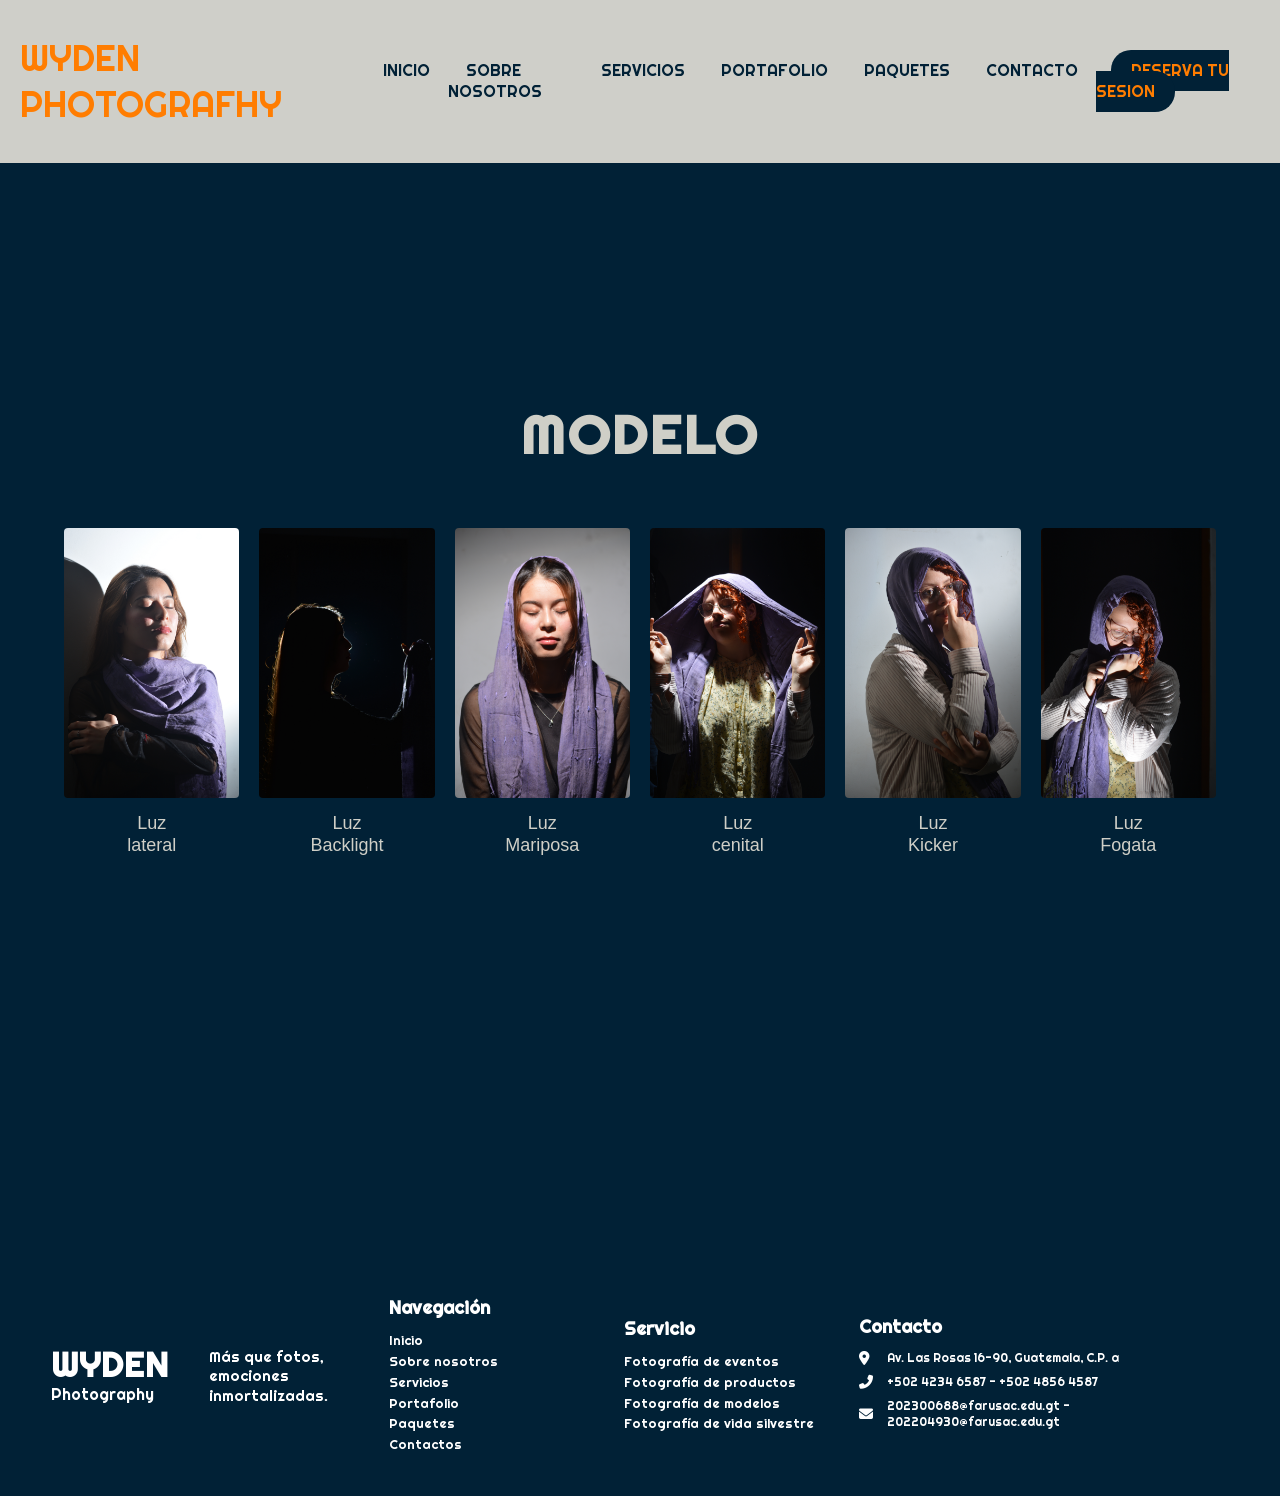
<file: paginasHtml/modelo.html>
<html lang="en">
<head>
    <meta charset="UTF-8">
    <meta name="viewport" content="width=device-width, initial-scale=1.0">
    <title>Document</title>
    <link rel="stylesheet" href="../css/index.css">
    <link rel="stylesheet" href="https://cdnjs.cloudflare.com/ajax/libs/font-awesome/6.5.1/css/all.min.css">
</head>
<body>
      <!-- Menu Header -->
    <div class="contenedor-header">
      <header>
        <div class="logo">
          <a href="#">WYDEN PHOTOGRAFHY</a>
        </div>
        <nav id="nav">
          <ul>
            <li><a href="../index.html" onclick="seleccionar()">INICIO</a></li>
            <li><a href="../index.html" onclick="seleccionar()">SOBRE NOSOTROS</a></li>
            <li><a href="../index.html" onclick="seleccionar()">SERVICIOS</a></li>
            <li>
              <a href="../index.html" onclick="seleccionar()">PORTAFOLIO</a>
            </li>
             <li><a href="../index.html" onclick="seleccionar()">PAQUETES</a></li>
            <li><a href="../index.html" onclick="seleccionar()">CONTACTO</a></li>
             <li><a class="reserva" href="../index.html" onclick="seleccionar()">RESERVA TU SESION</a></li>
          </ul>
        </nav>
        <div class="nav-responsible" onclick="mostrarOcultarMenu()">
          <i class="fa-solid fa-bars"></i>
        </div>
      </header>
    </div>
    <!-- Sección Detalle: Modelo -->
<section id="detalle-modelo" class="seccion-modelo">
    <div class="modelo-container">
        
        <!-- Título principal -->
        <h2 class="modelo-titulo">MODELO</h2>

        <!-- Galería de 6 imágenes en fila con subtítulo -->
        <div class="modelo-galeria">
            
            <!-- Tarjeta 1 -->
            <div class="modelo-card">
                <div class="modelo-img-box">
                    <img src="../img/imgEventos/modelo/imgModelo1.jpg" alt="Luz lateral">
                </div>
                <p class="modelo-etiqueta">Luz<br>lateral</p>
            </div>

            <!-- Tarjeta 2 -->
            <div class="modelo-card">
                <div class="modelo-img-box">
                    <img src="../img/imgEventos/modelo/imgModelo2.jpg" alt="Luz Backlight">
                </div>
                <p class="modelo-etiqueta">Luz<br>Backlight</p>
            </div>

            <!-- Tarjeta 3 -->
            <div class="modelo-card">
                <div class="modelo-img-box">
                    <img src="../img/imgEventos/modelo/imgModelo3.jpg" alt="Luz Mariposa">
                </div>
                <p class="modelo-etiqueta">Luz<br>Mariposa</p>
            </div>

            <!-- Tarjeta 4 -->
            <div class="modelo-card">
                <div class="modelo-img-box">
                    <img src="../img/imgEventos/modelo/imgModelo4.jpg" alt="Luz cenital">
                </div>
                <p class="modelo-etiqueta">Luz<br>cenital</p>
            </div>

            <!-- Tarjeta 5 -->
            <div class="modelo-card">
                <div class="modelo-img-box">
                    <img src="../img/imgEventos/modelo/imgModelo5.jpg" alt="Luz Kicker">
                </div>
                <p class="modelo-etiqueta">Luz<br>Kicker</p>
            </div>

            <!-- Tarjeta 6 -->
            <div class="modelo-card">
                <div class="modelo-img-box">
                    <img src="../img/imgEventos/modelo/imgModelo6.jpg" alt="Luz Fogata">
                </div>
                <p class="modelo-etiqueta">Luz<br>Fogata</p>
            </div>

        </div>
    </div>
</section>
</body>

<!-- Footer Final -->
<footer class="site-footer">
    <div class="footer-container">
        
        <!-- Columna 1: Marca y Lema -->
        <div class="footer-col brand-col">
            <div class="footer-logo-title">
                <h2>WYDEN</h2>
                <span>Photography</span>
            </div>
            <p class="footer-slogan">Más que fotos, emociones inmortalizadas.</p>
        </div>

        <!-- Columna 2: Navegación -->
        <div class="footer-col">
            <h3>Navegación</h3>
            <ul>
                <li><a href="#inicio">Inicio</a></li>
                <li><a href="#sobre-nosotros">Sobre nosotros</a></li>
                <li><a href="#servicios">Servicios</a></li>
                <li><a href="#portafolio">Portafolio</a></li>
                <li><a href="#paquetes">Paquetes</a></li>
                <li><a href="#contactos">Contactos</a></li>
            </ul>
        </div>

        <!-- Columna 3: Servicios -->
        <div class="footer-col">
            <h3>Servicio</h3>
            <ul>
                <li>Fotografía de eventos</li>
                <li>Fotografía de productos</li>
                <li>Fotografía de modelos</li>
                <li>Fotografía de vida silvestre</li>
            </ul>
        </div>

        <!-- Columna 4: Contacto con Iconos -->
        <div class="footer-col contacto-col">
            <h3>Contacto</h3>
            <div class="contacto-item">
                <i class="fas fa-map-marker-alt"></i>
                <span>Av. Las Rosas 16-90, Guatemala, C.P. a</span>
            </div>
            <div class="contacto-item">
                <i class="fas fa-phone-alt"></i>
                <span>+502 4234 6587 - +502 4856 4587</span>
            </div>
            <div class="contacto-item">
                <i class="fas fa-envelope"></i>
                <span>202300688@farusac.edu.gt - 202204930@farusac.edu.gt</span>
            </div>
        </div>

    </div>
</footer>
</html>
</file>
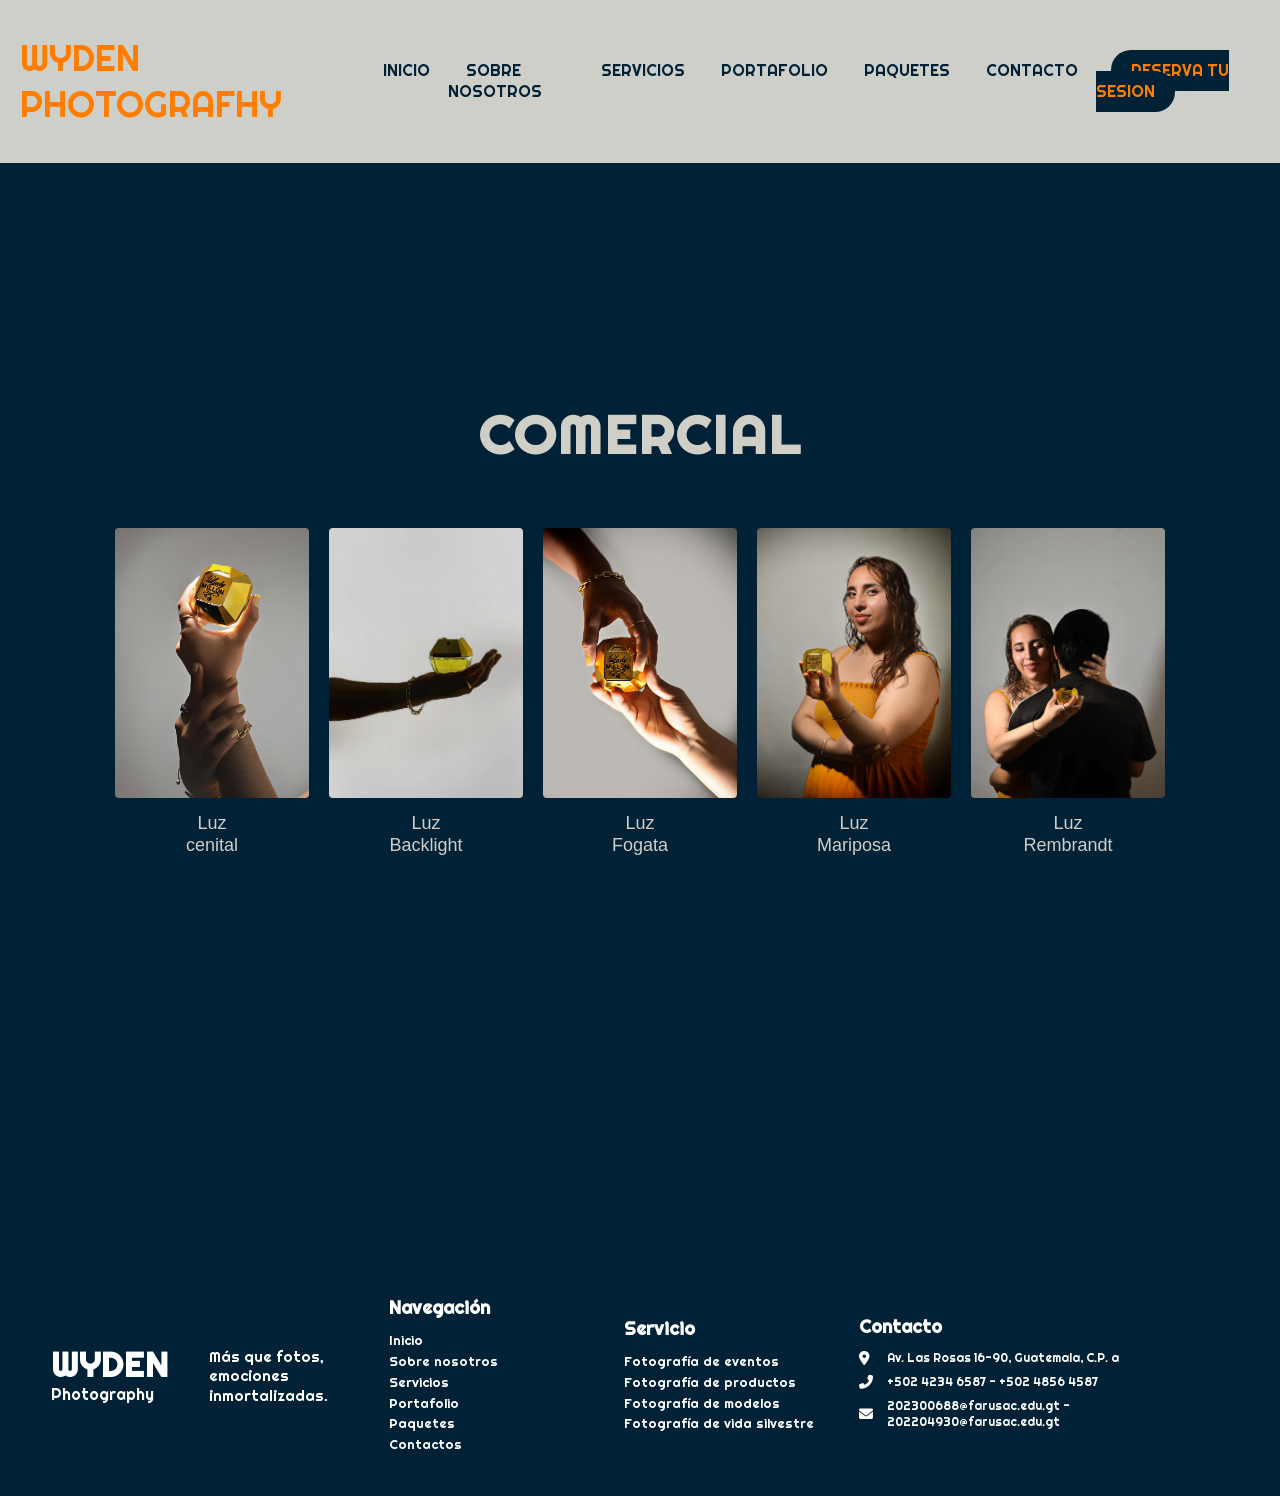
<file: paginasHtml/retratoComercial.html>
<html lang="en">
<head>
    <meta charset="UTF-8">
    <meta name="viewport" content="width=device-width, initial-scale=1.0">
    <title>Document</title>
    <link rel="stylesheet" href="../css/index.css">
    <link rel="stylesheet" href="https://cdnjs.cloudflare.com/ajax/libs/font-awesome/6.5.1/css/all.min.css">
</head>
<body>
      <!-- Menu Header -->
    <div class="contenedor-header">
      <header>
        <div class="logo">
          <a href="#">WYDEN PHOTOGRAFHY</a>
        </div>
        <nav id="nav">
          <ul>
            <li><a href="../index.html" onclick="seleccionar()">INICIO</a></li>
            <li><a href="../index.html" onclick="seleccionar()">SOBRE NOSOTROS</a></li>
            <li><a href="../index.html" onclick="seleccionar()">SERVICIOS</a></li>
            <li>
              <a href="../index.html" onclick="seleccionar()">PORTAFOLIO</a>
            </li>
             <li><a href="../index.html" onclick="seleccionar()">PAQUETES</a></li>
            <li><a href="../index.html" onclick="seleccionar()">CONTACTO</a></li>
             <li><a class="reserva" href="../index.html" onclick="seleccionar()">RESERVA TU SESION</a></li>
          </ul>
        </nav>
        <div class="nav-responsible" onclick="mostrarOcultarMenu()">
          <i class="fa-solid fa-bars"></i>
        </div>
      </header>
    </div>
    <!-- Sección Detalle: Comercial -->
<section id="detalle-comercial" class="seccion-comercial">
    <div class="comercial-container">
        
        <!-- Título principal -->
        <h2 class="comercial-titulo">COMERCIAL</h2>

        <!-- Galería de 5 imágenes en fila con subtítulo -->
        <div class="comercial-galeria">
            
            <!-- Tarjeta 1 -->
            <div class="comercial-card">
                <div class="comercial-img-box">
                    <img src="../img/imgEventos/comercial/imgComercial1.jpg" alt="Luz cenital">
                </div>
                <p class="comercial-etiqueta">Luz<br>cenital</p>
            </div>

            <!-- Tarjeta 2 -->
            <div class="comercial-card">
                <div class="comercial-img-box">
                    <img src="../img/imgEventos/comercial/imgComercial2.jpg" alt="Luz Backlight">
                </div>
                <p class="comercial-etiqueta">Luz<br>Backlight</p>
            </div>

            <!-- Tarjeta 3 -->
            <div class="comercial-card">
                <div class="comercial-img-box">
                    <img src="../img/imgEventos/comercial/imgComercial3.jpg" alt="Luz Fogata">
                </div>
                <p class="comercial-etiqueta">Luz<br>Fogata</p>
            </div>

            <!-- Tarjeta 4 -->
            <div class="comercial-card">
                <div class="comercial-img-box">
                    <img src="../img/imgEventos/comercial/imgComercial4.jpg" alt="Luz Mariposa">
                </div>
                <p class="comercial-etiqueta">Luz<br>Mariposa</p>
            </div>

            <!-- Tarjeta 5 -->
            <div class="comercial-card">
                <div class="comercial-img-box">
                    <img src="../img/imgEventos/comercial/imgComercial5.jpg" alt="Luz Rembrandt">
                </div>
                <p class="comercial-etiqueta">Luz<br>Rembrandt</p>
            </div>

        </div>
    </div>
</section>
</body>

<!-- Footer Final -->
<footer class="site-footer">
    <div class="footer-container">
        
        <!-- Columna 1: Marca y Lema -->
        <div class="footer-col brand-col">
            <div class="footer-logo-title">
                <h2>WYDEN</h2>
                <span>Photography</span>
            </div>
            <p class="footer-slogan">Más que fotos, emociones inmortalizadas.</p>
        </div>

        <!-- Columna 2: Navegación -->
        <div class="footer-col">
            <h3>Navegación</h3>
            <ul>
                <li><a href="#inicio">Inicio</a></li>
                <li><a href="#sobre-nosotros">Sobre nosotros</a></li>
                <li><a href="#servicios">Servicios</a></li>
                <li><a href="#portafolio">Portafolio</a></li>
                <li><a href="#paquetes">Paquetes</a></li>
                <li><a href="#contactos">Contactos</a></li>
            </ul>
        </div>

        <!-- Columna 3: Servicios -->
        <div class="footer-col">
            <h3>Servicio</h3>
            <ul>
                <li>Fotografía de eventos</li>
                <li>Fotografía de productos</li>
                <li>Fotografía de modelos</li>
                <li>Fotografía de vida silvestre</li>
            </ul>
        </div>

        <!-- Columna 4: Contacto con Iconos -->
        <div class="footer-col contacto-col">
            <h3>Contacto</h3>
            <div class="contacto-item">
                <i class="fas fa-map-marker-alt"></i>
                <span>Av. Las Rosas 16-90, Guatemala, C.P. a</span>
            </div>
            <div class="contacto-item">
                <i class="fas fa-phone-alt"></i>
                <span>+502 4234 6587 - +502 4856 4587</span>
            </div>
            <div class="contacto-item">
                <i class="fas fa-envelope"></i>
                <span>202300688@farusac.edu.gt - 202204930@farusac.edu.gt</span>
            </div>
        </div>

    </div>
</footer>
</html>
</file>
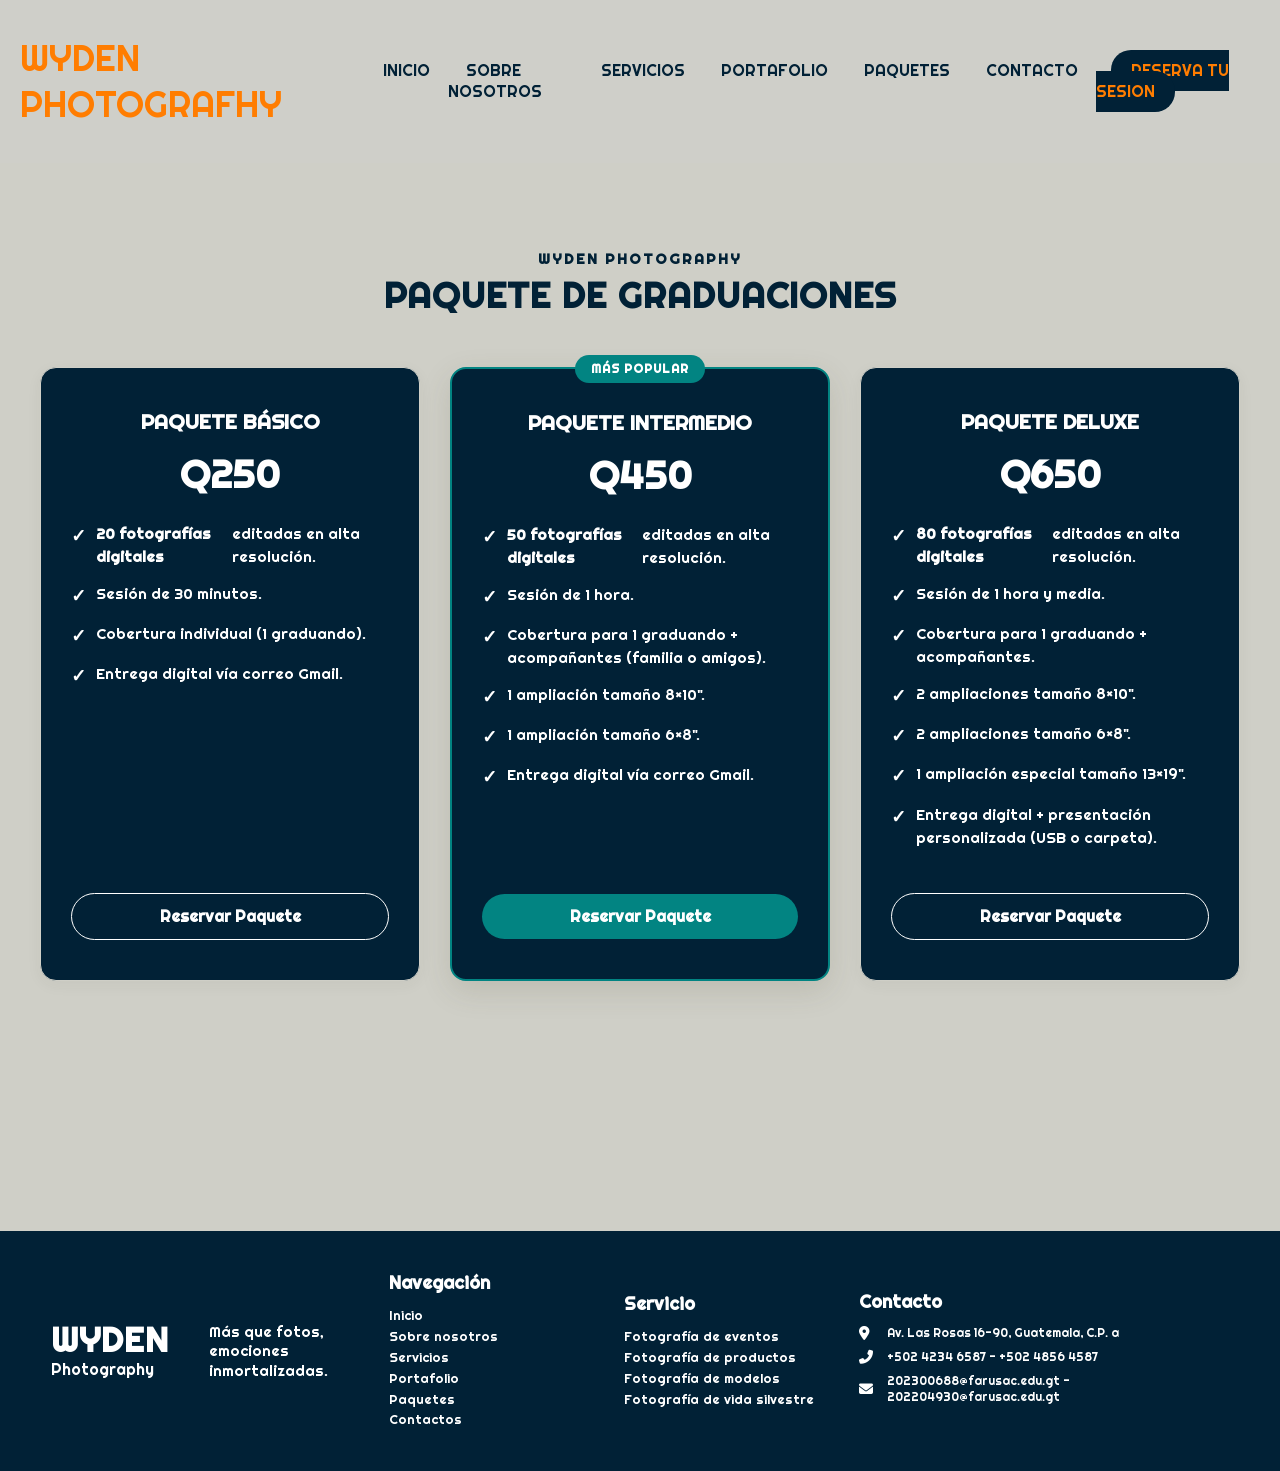
<file: paginasPaquetes/paquetesGraduacion.html>
<html lang="en">
<head>
    <meta charset="UTF-8">
    <meta name="viewport" content="width=device-width, initial-scale=1.0">
    <title>Document</title>
    <link rel="stylesheet" href="../css/index.css">
    <link rel="stylesheet" href="https://cdnjs.cloudflare.com/ajax/libs/font-awesome/6.5.1/css/all.min.css">
</head>
<body>
      <!-- Menu Header -->
    <div class="contenedor-header">
      <header>
        <div class="logo">
          <a href="#">WYDEN PHOTOGRAFHY</a>
        </div>
        <nav id="nav">
          <ul>
            <li><a href="../index.html" onclick="seleccionar()">INICIO</a></li>
            <li><a href="../index.html" onclick="seleccionar()">SOBRE NOSOTROS</a></li>
            <li><a href="../index.html" onclick="seleccionar()">SERVICIOS</a></li>
            <li>
              <a href="../index.html" onclick="seleccionar()">PORTAFOLIO</a>
            </li>
             <li><a href="../index.html" onclick="seleccionar()">PAQUETES</a></li>
            <li><a href="../index.html" onclick="seleccionar()">CONTACTO</a></li>
             <li><a class="reserva" href="../index.html" onclick="seleccionar()">RESERVA TU SESION</a></li>
          </ul>
        </nav>
        <div class="nav-responsible" onclick="mostrarOcultarMenu()">
          <i class="fa-solid fa-bars"></i>
        </div>
      </header>
    </div>
<section class="packages-section">
  <div class="packages-container">
    <span class="section-subtitle">WYDEN PHOTOGRAPHY</span>
    <h2 class="section-title">PAQUETE DE GRADUACIONES</h2>

    <div class="pricing-grid">
      
      <!-- PAQUETE BÁSICO -->
      <div class="pricing-card">
        <h3 class="card-title">PAQUETE BÁSICO</h3>
        <div class="card-price">Q250</div>
        
        <ul class="card-features">
          <li><span class="check">✓</span> <strong>20 fotografías digitales</strong> editadas en alta resolución.</li>
          <li><span class="check">✓</span> Sesión de 30 minutos.</li>
          <li><span class="check">✓</span> Cobertura individual (1 graduando).</li>
          <li><span class="check">✓</span> Entrega digital vía correo Gmail.</li>
        </ul>

        <a href="#contacto" class="btn-card outline">Reservar Paquete</a>
      </div>

      <!-- PAQUETE INTERMEDIO (DESTACADO) -->
      <div class="pricing-card featured">
        <div class="badge">MÁS POPULAR</div>
        <h3 class="card-title">PAQUETE INTERMEDIO</h3>
        <div class="card-price">Q450</div>
        
        <ul class="card-features">
          <li><span class="check">✓</span> <strong>50 fotografías digitales</strong> editadas en alta resolución.</li>
          <li><span class="check">✓</span> Sesión de 1 hora.</li>
          <li><span class="check">✓</span> Cobertura para 1 graduando + acompañantes (familia o amigos).</li>
          <li><span class="check">✓</span> 1 ampliación tamaño 8×10".</li>
          <li><span class="check">✓</span> 1 ampliación tamaño 6×8".</li>
          <li><span class="check">✓</span> Entrega digital vía correo Gmail.</li>
        </ul>

        <a href="#contacto" class="btn-card primary">Reservar Paquete</a>
      </div>

      <!-- PAQUETE DELUXE -->
      <div class="pricing-card">
        <h3 class="card-title">PAQUETE DELUXE</h3>
        <div class="card-price">Q650</div>
        
        <ul class="card-features">
          <li><span class="check">✓</span> <strong>80 fotografías digitales</strong> editadas en alta resolución.</li>
          <li><span class="check">✓</span> Sesión de 1 hora y media.</li>
          <li><span class="check">✓</span> Cobertura para 1 graduando + acompañantes.</li>
          <li><span class="check">✓</span> 2 ampliaciones tamaño 8×10".</li>
          <li><span class="check">✓</span> 2 ampliaciones tamaño 6×8".</li>
          <li><span class="check">✓</span> 1 ampliación especial tamaño 13×19".</li>
          <li><span class="check">✓</span> Entrega digital + presentación personalizada (USB o carpeta).</li>
        </ul>

        <a href="#contacto" class="btn-card outline">Reservar Paquete</a>
      </div>

    </div>
  </div>
</section>
</body>

<!-- Footer Final -->
<footer class="site-footer">
    <div class="footer-container">
        
        <!-- Columna 1: Marca y Lema -->
        <div class="footer-col brand-col">
            <div class="footer-logo-title">
                <h2>WYDEN</h2>
                <span>Photography</span>
            </div>
            <p class="footer-slogan">Más que fotos, emociones inmortalizadas.</p>
        </div>

        <!-- Columna 2: Navegación -->
        <div class="footer-col">
            <h3>Navegación</h3>
            <ul>
                <li><a href="#inicio">Inicio</a></li>
                <li><a href="#sobre-nosotros">Sobre nosotros</a></li>
                <li><a href="#servicios">Servicios</a></li>
                <li><a href="#portafolio">Portafolio</a></li>
                <li><a href="#paquetes">Paquetes</a></li>
                <li><a href="#contactos">Contactos</a></li>
            </ul>
        </div>

        <!-- Columna 3: Servicios -->
        <div class="footer-col">
            <h3>Servicio</h3>
            <ul>
                <li>Fotografía de eventos</li>
                <li>Fotografía de productos</li>
                <li>Fotografía de modelos</li>
                <li>Fotografía de vida silvestre</li>
            </ul>
        </div>

        <!-- Columna 4: Contacto con Iconos -->
        <div class="footer-col contacto-col">
            <h3>Contacto</h3>
            <div class="contacto-item">
                <i class="fas fa-map-marker-alt"></i>
                <span>Av. Las Rosas 16-90, Guatemala, C.P. a</span>
            </div>
            <div class="contacto-item">
                <i class="fas fa-phone-alt"></i>
                <span>+502 4234 6587 - +502 4856 4587</span>
            </div>
            <div class="contacto-item">
                <i class="fas fa-envelope"></i>
                <span>202300688@farusac.edu.gt - 202204930@farusac.edu.gt</span>
            </div>
        </div>

    </div>
</footer>
</html>
</file>
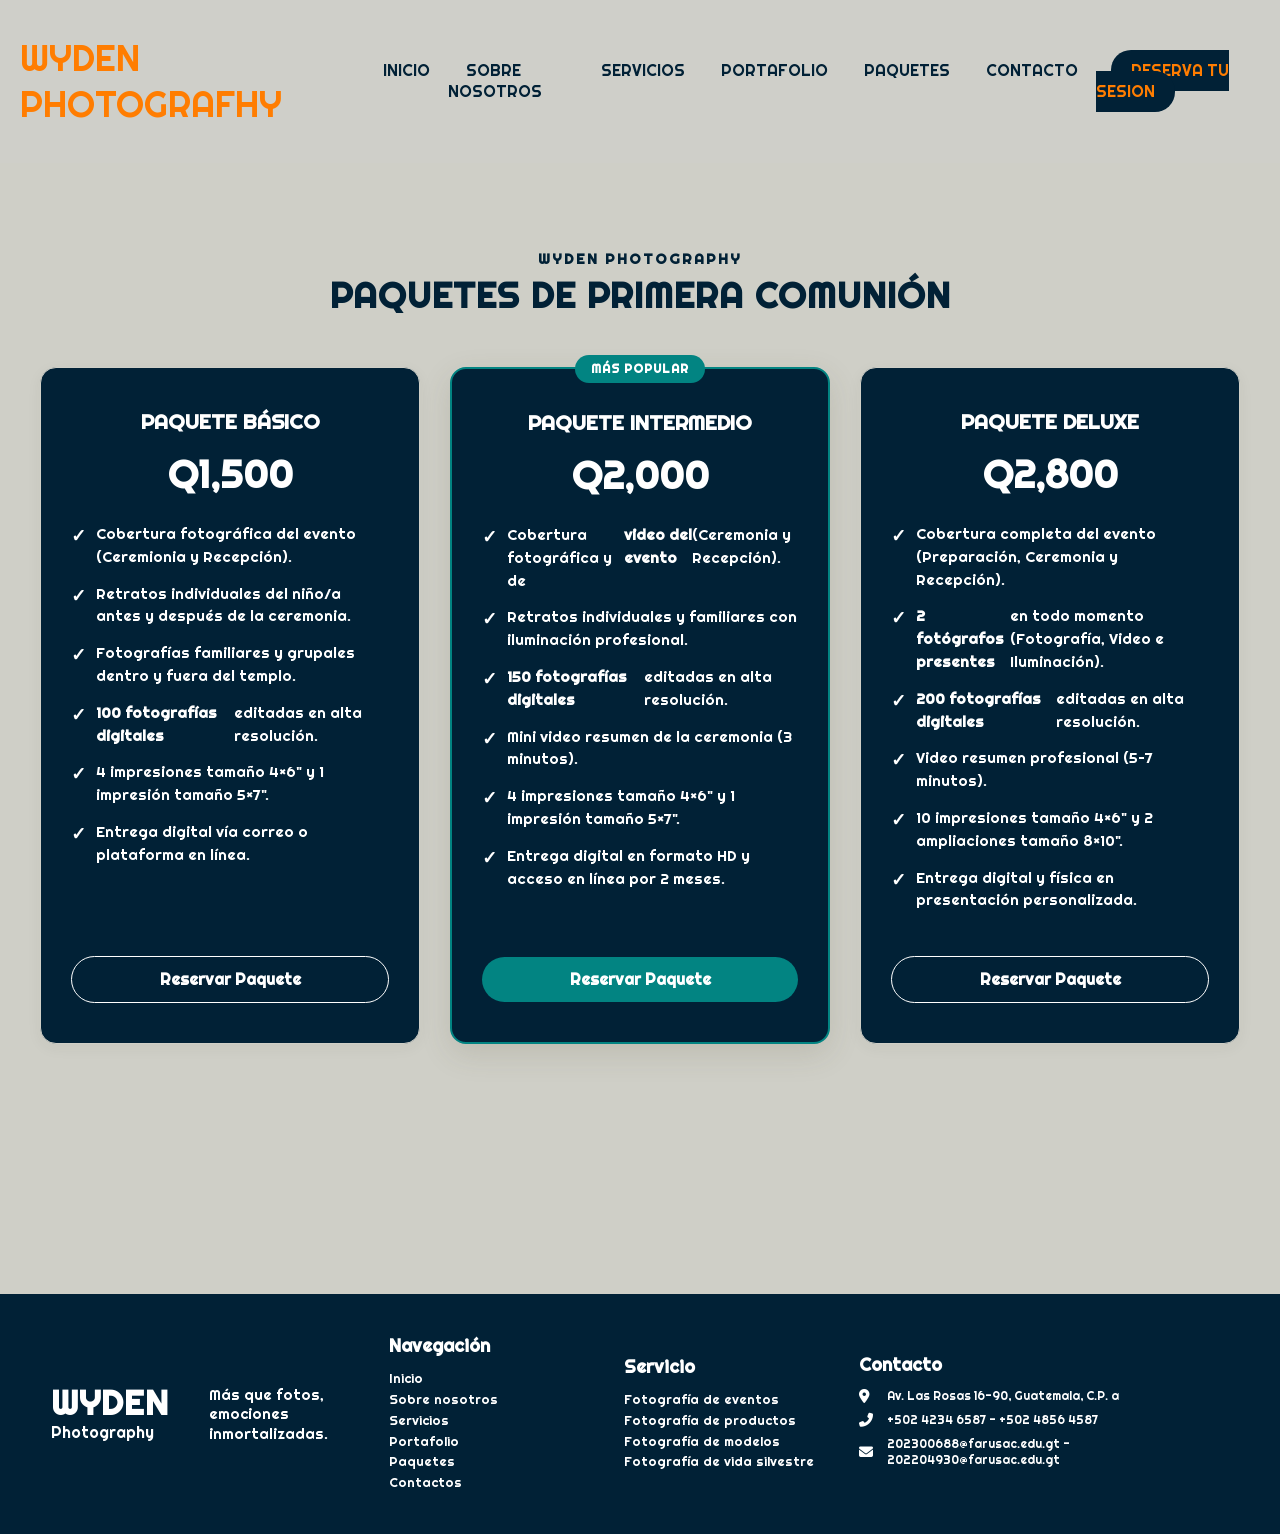
<file: paginasPaquetes/paquetesPrimeraComunion.html>
<html lang="en">
<head>
    <meta charset="UTF-8">
    <meta name="viewport" content="width=device-width, initial-scale=1.0">
    <title>Document</title>
    <link rel="stylesheet" href="../css/index.css">
    <link rel="stylesheet" href="https://cdnjs.cloudflare.com/ajax/libs/font-awesome/6.5.1/css/all.min.css">
</head>
<body>
      <!-- Menu Header -->
    <div class="contenedor-header">
      <header>
        <div class="logo">
          <a href="#">WYDEN PHOTOGRAFHY</a>
        </div>
        <nav id="nav">
          <ul>
            <li><a href="../index.html" onclick="seleccionar()">INICIO</a></li>
            <li><a href="../index.html" onclick="seleccionar()">SOBRE NOSOTROS</a></li>
            <li><a href="../index.html" onclick="seleccionar()">SERVICIOS</a></li>
            <li>
              <a href="../index.html" onclick="seleccionar()">PORTAFOLIO</a>
            </li>
             <li><a href="../index.html" onclick="seleccionar()">PAQUETES</a></li>
            <li><a href="../index.html" onclick="seleccionar()">CONTACTO</a></li>
             <li><a class="reserva" href="../index.html" onclick="seleccionar()">RESERVA TU SESION</a></li>
          </ul>
        </nav>
        <div class="nav-responsible" onclick="mostrarOcultarMenu()">
          <i class="fa-solid fa-bars"></i>
        </div>
      </header>
    </div>
<section class="packages-section">
  <div class="packages-container">
    <span class="section-subtitle">WYDEN PHOTOGRAPHY</span>
    <h2 class="section-title">PAQUETES DE PRIMERA COMUNIÓN</h2>

    <div class="pricing-grid">
      
      <!-- PAQUETE BÁSICO -->
      <div class="pricing-card">
        <h3 class="card-title">PAQUETE BÁSICO</h3>
        <div class="card-price">Q1,500</div>
        
        <ul class="card-features">
          <li><span class="check">✓</span> Cobertura fotográfica del evento (Ceremionia y Recepción).</li>
          <li><span class="check">✓</span> Retratos individuales del niño/a antes y después de la ceremonia.</li>
          <li><span class="check">✓</span> Fotografías familiares y grupales dentro y fuera del templo.</li>
          <li><span class="check">✓</span> <strong>100 fotografías digitales</strong> editadas en alta resolución.</li>
          <li><span class="check">✓</span> 4 impresiones tamaño 4×6" y 1 impresión tamaño 5×7".</li>
          <li><span class="check">✓</span> Entrega digital vía correo o plataforma en línea.</li>
        </ul>

        <a href="#contacto" class="btn-card outline">Reservar Paquete</a>
      </div>

      <!-- PAQUETE INTERMEDIO (DESTACADO) -->
      <div class="pricing-card featured">
        <div class="badge">MÁS POPULAR</div>
        <h3 class="card-title">PAQUETE INTERMEDIO</h3>
        <div class="card-price">Q2,000</div>
        
        <ul class="card-features">
          <li><span class="check">✓</span> Cobertura fotográfica y de <strong>video del evento</strong> (Ceremonia y Recepción).</li>
          <li><span class="check">✓</span> Retratos individuales y familiares con iluminación profesional.</li>
          <li><span class="check">✓</span> <strong>150 fotografías digitales</strong> editadas en alta resolución.</li>
          <li><span class="check">✓</span> Mini video resumen de la ceremonia (3 minutos).</li>
          <li><span class="check">✓</span> 4 impresiones tamaño 4×6" y 1 impresión tamaño 5×7".</li>
          <li><span class="check">✓</span> Entrega digital en formato HD y acceso en línea por 2 meses.</li>
        </ul>

        <a href="#contacto" class="btn-card primary">Reservar Paquete</a>
      </div>

      <!-- PAQUETE DELUXE -->
      <div class="pricing-card">
        <h3 class="card-title">PAQUETE DELUXE</h3>
        <div class="card-price">Q2,800</div>
        
        <ul class="card-features">
          <li><span class="check">✓</span> Cobertura completa del evento (Preparación, Ceremonia y Recepción).</li>
          <li><span class="check">✓</span> <strong>2 fotógrafos presentes</strong> en todo momento (Fotografía, Video e Iluminación).</li>
          <li><span class="check">✓</span> <strong>200 fotografías digitales</strong> editadas en alta resolución.</li>
          <li><span class="check">✓</span> Video resumen profesional (5–7 minutos).</li>
          <li><span class="check">✓</span> 10 impresiones tamaño 4×6" y 2 ampliaciones tamaño 8×10".</li>
          <li><span class="check">✓</span> Entrega digital y física en presentación personalizada.</li>
        </ul>

        <a href="#contacto" class="btn-card outline">Reservar Paquete</a>
      </div>

    </div>
  </div>
</section>
</body>

<!-- Footer Final -->
<footer class="site-footer">
    <div class="footer-container">
        
        <!-- Columna 1: Marca y Lema -->
        <div class="footer-col brand-col">
            <div class="footer-logo-title">
                <h2>WYDEN</h2>
                <span>Photography</span>
            </div>
            <p class="footer-slogan">Más que fotos, emociones inmortalizadas.</p>
        </div>

        <!-- Columna 2: Navegación -->
        <div class="footer-col">
            <h3>Navegación</h3>
            <ul>
                <li><a href="#inicio">Inicio</a></li>
                <li><a href="#sobre-nosotros">Sobre nosotros</a></li>
                <li><a href="#servicios">Servicios</a></li>
                <li><a href="#portafolio">Portafolio</a></li>
                <li><a href="#paquetes">Paquetes</a></li>
                <li><a href="#contactos">Contactos</a></li>
            </ul>
        </div>

        <!-- Columna 3: Servicios -->
        <div class="footer-col">
            <h3>Servicio</h3>
            <ul>
                <li>Fotografía de eventos</li>
                <li>Fotografía de productos</li>
                <li>Fotografía de modelos</li>
                <li>Fotografía de vida silvestre</li>
            </ul>
        </div>

        <!-- Columna 4: Contacto con Iconos -->
        <div class="footer-col contacto-col">
            <h3>Contacto</h3>
            <div class="contacto-item">
                <i class="fas fa-map-marker-alt"></i>
                <span>Av. Las Rosas 16-90, Guatemala, C.P. a</span>
            </div>
            <div class="contacto-item">
                <i class="fas fa-phone-alt"></i>
                <span>+502 4234 6587 - +502 4856 4587</span>
            </div>
            <div class="contacto-item">
                <i class="fas fa-envelope"></i>
                <span>202300688@farusac.edu.gt - 202204930@farusac.edu.gt</span>
            </div>
        </div>

    </div>
</footer>
</html>
</file>
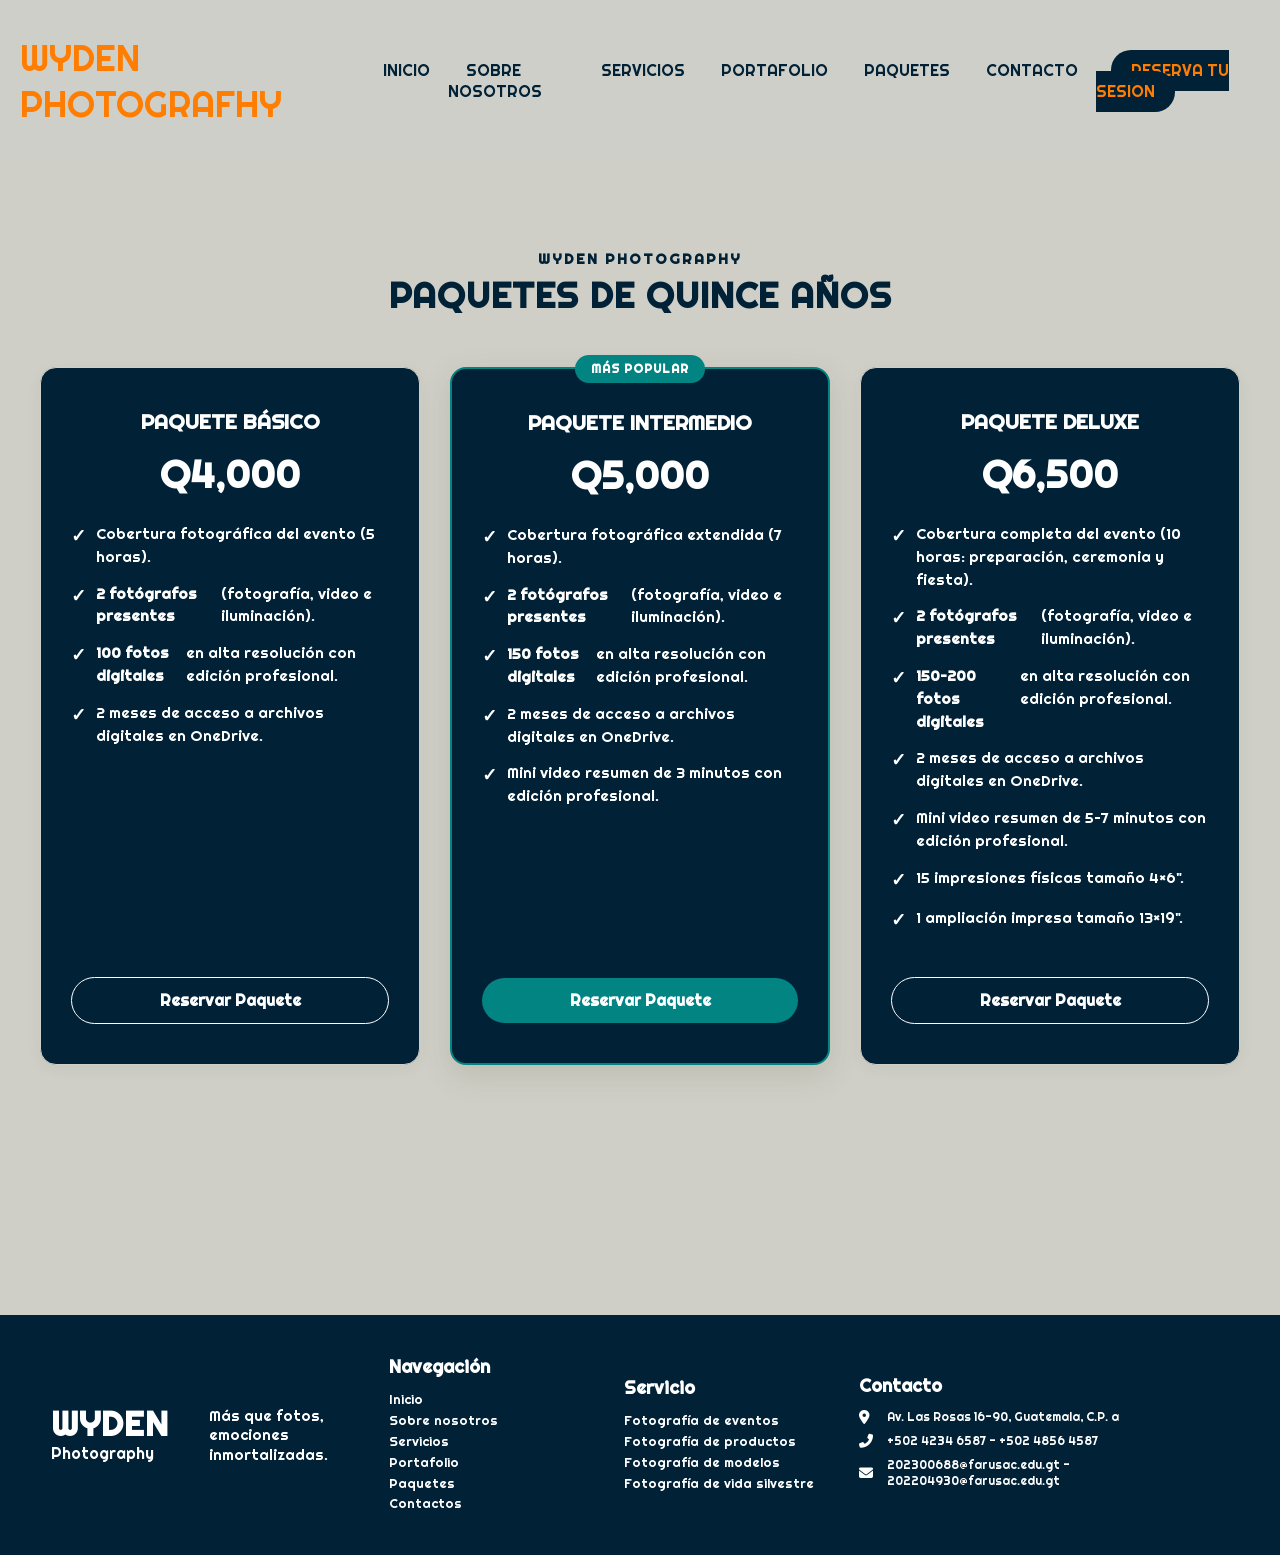
<file: paginasPaquetes/paquetesQuince.html>
<html lang="en">
<head>
    <meta charset="UTF-8">
    <meta name="viewport" content="width=device-width, initial-scale=1.0">
    <title>Document</title>
    <link rel="stylesheet" href="../css/index.css">
    <link rel="stylesheet" href="https://cdnjs.cloudflare.com/ajax/libs/font-awesome/6.5.1/css/all.min.css">
</head>
<body>
      <!-- Menu Header -->
    <div class="contenedor-header">
      <header>
        <div class="logo">
          <a href="#">WYDEN PHOTOGRAFHY</a>
        </div>
        <nav id="nav">
          <ul>
            <li><a href="../index.html" onclick="seleccionar()">INICIO</a></li>
            <li><a href="../index.html" onclick="seleccionar()">SOBRE NOSOTROS</a></li>
            <li><a href="../index.html" onclick="seleccionar()">SERVICIOS</a></li>
            <li>
              <a href="../index.html" onclick="seleccionar()">PORTAFOLIO</a>
            </li>
             <li><a href="../index.html" onclick="seleccionar()">PAQUETES</a></li>
            <li><a href="../index.html" onclick="seleccionar()">CONTACTO</a></li>
             <li><a class="reserva" href="../index.html" onclick="seleccionar()">RESERVA TU SESION</a></li>
          </ul>
        </nav>
        <div class="nav-responsible" onclick="mostrarOcultarMenu()">
          <i class="fa-solid fa-bars"></i>
        </div>
      </header>
    </div>
<section class="packages-section">
  <div class="packages-container">
    <span class="section-subtitle">WYDEN PHOTOGRAPHY</span>
    <h2 class="section-title">PAQUETES DE QUINCE AÑOS</h2>

    <div class="pricing-grid">
      
      <!-- PAQUETE BÁSICO -->
      <div class="pricing-card">
        <h3 class="card-title">PAQUETE BÁSICO</h3>
        <div class="card-price">Q4,000</div>
        
        <ul class="card-features">
          <li><span class="check">✓</span> Cobertura fotográfica del evento (5 horas).</li>
          <li><span class="check">✓</span> <strong>2 fotógrafos presentes</strong> (fotografía, video e iluminación).</li>
          <li><span class="check">✓</span> <strong>100 fotos digitales</strong> en alta resolución con edición profesional.</li>
          <li><span class="check">✓</span> 2 meses de acceso a archivos digitales en OneDrive.</li>
        </ul>

        <a href="#contacto" class="btn-card outline">Reservar Paquete</a>
      </div>

      <!-- PAQUETE INTERMEDIO (DESTACADO) -->
      <div class="pricing-card featured">
        <div class="badge">MÁS POPULAR</div>
        <h3 class="card-title">PAQUETE INTERMEDIO</h3>
        <div class="card-price">Q5,000</div>
        
        <ul class="card-features">
          <li><span class="check">✓</span> Cobertura fotográfica extendida (7 horas).</li>
          <li><span class="check">✓</span> <strong>2 fotógrafos presentes</strong> (fotografía, video e iluminación).</li>
          <li><span class="check">✓</span> <strong>150 fotos digitales</strong> en alta resolución con edición profesional.</li>
          <li><span class="check">✓</span> 2 meses de acceso a archivos digitales en OneDrive.</li>
          <li><span class="check">✓</span> Mini video resumen de 3 minutos con edición profesional.</li>
        </ul>

        <a href="#contacto" class="btn-card primary">Reservar Paquete</a>
      </div>

      <!-- PAQUETE DELUXE -->
      <div class="pricing-card">
        <h3 class="card-title">PAQUETE DELUXE</h3>
        <div class="card-price">Q6,500</div>
        
        <ul class="card-features">
          <li><span class="check">✓</span> Cobertura completa del evento (10 horas: preparación, ceremonia y fiesta).</li>
          <li><span class="check">✓</span> <strong>2 fotógrafos presentes</strong> (fotografía, video e iluminación).</li>
          <li><span class="check">✓</span> <strong>150–200 fotos digitales</strong> en alta resolución con edición profesional.</li>
          <li><span class="check">✓</span> 2 meses de acceso a archivos digitales en OneDrive.</li>
          <li><span class="check">✓</span> Mini video resumen de 5–7 minutos con edición profesional.</li>
          <li><span class="check">✓</span> 15 impresiones físicas tamaño 4×6".</li>
          <li><span class="check">✓</span> 1 ampliación impresa tamaño 13×19".</li>
        </ul>

        <a href="#contacto" class="btn-card outline">Reservar Paquete</a>
      </div>

    </div>
  </div>
</section>
</body>

<!-- Footer Final -->
<footer class="site-footer">
    <div class="footer-container">
        
        <!-- Columna 1: Marca y Lema -->
        <div class="footer-col brand-col">
            <div class="footer-logo-title">
                <h2>WYDEN</h2>
                <span>Photography</span>
            </div>
            <p class="footer-slogan">Más que fotos, emociones inmortalizadas.</p>
        </div>

        <!-- Columna 2: Navegación -->
        <div class="footer-col">
            <h3>Navegación</h3>
            <ul>
                <li><a href="#inicio">Inicio</a></li>
                <li><a href="#sobre-nosotros">Sobre nosotros</a></li>
                <li><a href="#servicios">Servicios</a></li>
                <li><a href="#portafolio">Portafolio</a></li>
                <li><a href="#paquetes">Paquetes</a></li>
                <li><a href="#contactos">Contactos</a></li>
            </ul>
        </div>

        <!-- Columna 3: Servicios -->
        <div class="footer-col">
            <h3>Servicio</h3>
            <ul>
                <li>Fotografía de eventos</li>
                <li>Fotografía de productos</li>
                <li>Fotografía de modelos</li>
                <li>Fotografía de vida silvestre</li>
            </ul>
        </div>

        <!-- Columna 4: Contacto con Iconos -->
        <div class="footer-col contacto-col">
            <h3>Contacto</h3>
            <div class="contacto-item">
                <i class="fas fa-map-marker-alt"></i>
                <span>Av. Las Rosas 16-90, Guatemala, C.P. a</span>
            </div>
            <div class="contacto-item">
                <i class="fas fa-phone-alt"></i>
                <span>+502 4234 6587 - +502 4856 4587</span>
            </div>
            <div class="contacto-item">
                <i class="fas fa-envelope"></i>
                <span>202300688@farusac.edu.gt - 202204930@farusac.edu.gt</span>
            </div>
        </div>

    </div>
</footer>
</html>
</file>
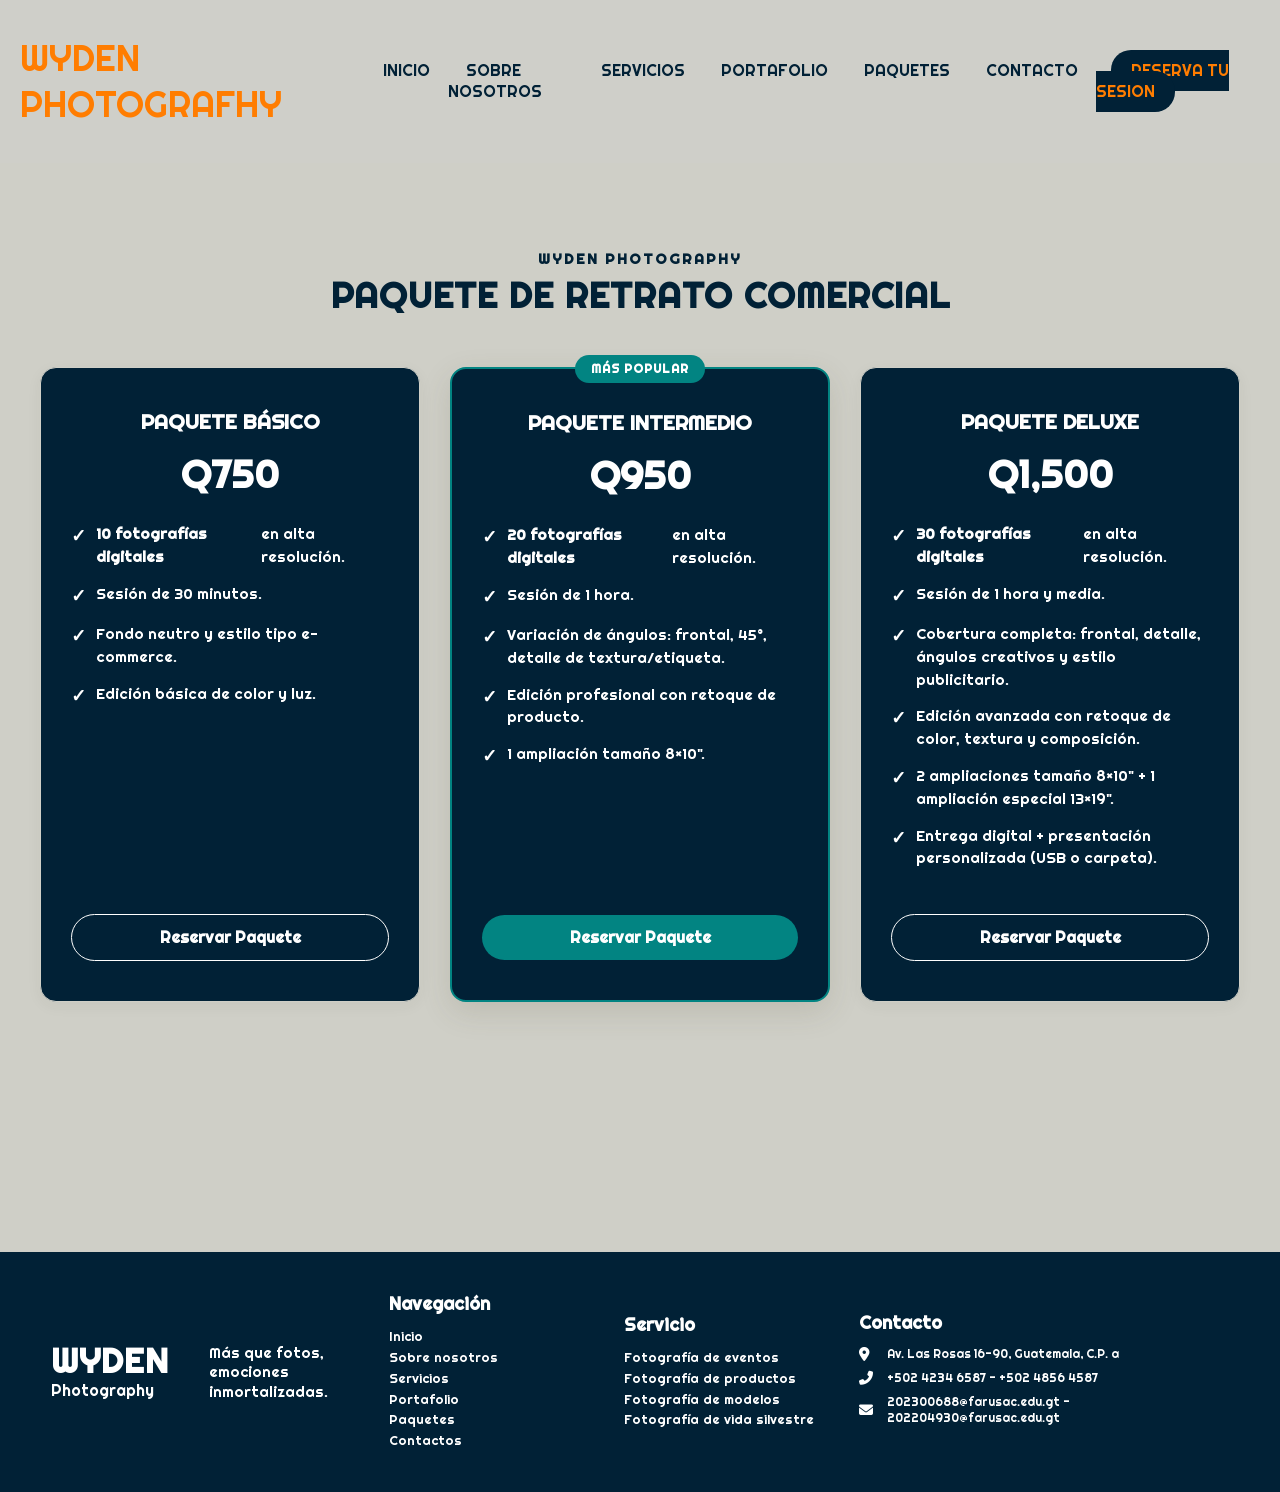
<file: paginasPaquetes/paquetesRetratosComerciales.html>
<html lang="en">
<head>
    <meta charset="UTF-8">
    <meta name="viewport" content="width=device-width, initial-scale=1.0">
    <title>Document</title>
    <link rel="stylesheet" href="../css/index.css">
    <link rel="stylesheet" href="https://cdnjs.cloudflare.com/ajax/libs/font-awesome/6.5.1/css/all.min.css">
</head>
<body>
      <!-- Menu Header -->
    <div class="contenedor-header">
      <header>
        <div class="logo">
          <a href="#">WYDEN PHOTOGRAFHY</a>
        </div>
        <nav id="nav">
          <ul>
            <li><a href="../index.html" onclick="seleccionar()">INICIO</a></li>
            <li><a href="../index.html" onclick="seleccionar()">SOBRE NOSOTROS</a></li>
            <li><a href="../index.html" onclick="seleccionar()">SERVICIOS</a></li>
            <li>
              <a href="../index.html" onclick="seleccionar()">PORTAFOLIO</a>
            </li>
             <li><a href="../index.html" onclick="seleccionar()">PAQUETES</a></li>
            <li><a href="../index.html" onclick="seleccionar()">CONTACTO</a></li>
             <li><a class="reserva" href="../index.html" onclick="seleccionar()">RESERVA TU SESION</a></li>
          </ul>
        </nav>
        <div class="nav-responsible" onclick="mostrarOcultarMenu()">
          <i class="fa-solid fa-bars"></i>
        </div>
      </header>
    </div>
<section class="packages-section">
  <div class="packages-container">
    <span class="section-subtitle">WYDEN PHOTOGRAPHY</span>
    <h2 class="section-title">PAQUETE DE RETRATO COMERCIAL</h2>

    <div class="pricing-grid">
      
      <!-- PAQUETE BÁSICO -->
      <div class="pricing-card">
        <h3 class="card-title">PAQUETE BÁSICO</h3>
        <div class="card-price">Q750</div>
        
        <ul class="card-features">
          <li><span class="check">✓</span> <strong>10 fotografías digitales</strong> en alta resolución.</li>
          <li><span class="check">✓</span> Sesión de 30 minutos.</li>
          <li><span class="check">✓</span> Fondo neutro y estilo tipo e-commerce.</li>
          <li><span class="check">✓</span> Edición básica de color y luz.</li>
        </ul>

        <a href="#contacto" class="btn-card outline">Reservar Paquete</a>
      </div>

      <!-- PAQUETE INTERMEDIO (DESTACADO) -->
      <div class="pricing-card featured">
        <div class="badge">MÁS POPULAR</div>
        <h3 class="card-title">PAQUETE INTERMEDIO</h3>
        <div class="card-price">Q950</div>
        
        <ul class="card-features">
          <li><span class="check">✓</span> <strong>20 fotografías digitales</strong> en alta resolución.</li>
          <li><span class="check">✓</span> Sesión de 1 hora.</li>
          <li><span class="check">✓</span> Variación de ángulos: frontal, 45°, detalle de textura/etiqueta.</li>
          <li><span class="check">✓</span> Edición profesional con retoque de producto.</li>
          <li><span class="check">✓</span> 1 ampliación tamaño 8×10".</li>
        </ul>

        <a href="#contacto" class="btn-card primary">Reservar Paquete</a>
      </div>

      <!-- PAQUETE DELUXE -->
      <div class="pricing-card">
        <h3 class="card-title">PAQUETE DELUXE</h3>
        <div class="card-price">Q1,500</div>
        
        <ul class="card-features">
          <li><span class="check">✓</span> <strong>30 fotografías digitales</strong> en alta resolución.</li>
          <li><span class="check">✓</span> Sesión de 1 hora y media.</li>
          <li><span class="check">✓</span> Cobertura completa: frontal, detalle, ángulos creativos y estilo publicitario.</li>
          <li><span class="check">✓</span> Edición avanzada con retoque de color, textura y composición.</li>
          <li><span class="check">✓</span> 2 ampliaciones tamaño 8×10" + 1 ampliación especial 13×19".</li>
          <li><span class="check">✓</span> Entrega digital + presentación personalizada (USB o carpeta).</li>
        </ul>

        <a href="#contacto" class="btn-card outline">Reservar Paquete</a>
      </div>

    </div>
  </div>
</section>
</body>

<!-- Footer Final -->
<footer class="site-footer">
    <div class="footer-container">
        
        <!-- Columna 1: Marca y Lema -->
        <div class="footer-col brand-col">
            <div class="footer-logo-title">
                <h2>WYDEN</h2>
                <span>Photography</span>
            </div>
            <p class="footer-slogan">Más que fotos, emociones inmortalizadas.</p>
        </div>

        <!-- Columna 2: Navegación -->
        <div class="footer-col">
            <h3>Navegación</h3>
            <ul>
                <li><a href="#inicio">Inicio</a></li>
                <li><a href="#sobre-nosotros">Sobre nosotros</a></li>
                <li><a href="#servicios">Servicios</a></li>
                <li><a href="#portafolio">Portafolio</a></li>
                <li><a href="#paquetes">Paquetes</a></li>
                <li><a href="#contactos">Contactos</a></li>
            </ul>
        </div>

        <!-- Columna 3: Servicios -->
        <div class="footer-col">
            <h3>Servicio</h3>
            <ul>
                <li>Fotografía de eventos</li>
                <li>Fotografía de productos</li>
                <li>Fotografía de modelos</li>
                <li>Fotografía de vida silvestre</li>
            </ul>
        </div>

        <!-- Columna 4: Contacto con Iconos -->
        <div class="footer-col contacto-col">
            <h3>Contacto</h3>
            <div class="contacto-item">
                <i class="fas fa-map-marker-alt"></i>
                <span>Av. Las Rosas 16-90, Guatemala, C.P. a</span>
            </div>
            <div class="contacto-item">
                <i class="fas fa-phone-alt"></i>
                <span>+502 4234 6587 - +502 4856 4587</span>
            </div>
            <div class="contacto-item">
                <i class="fas fa-envelope"></i>
                <span>202300688@farusac.edu.gt - 202204930@farusac.edu.gt</span>
            </div>
        </div>

    </div>
</footer>
</html>
</file>
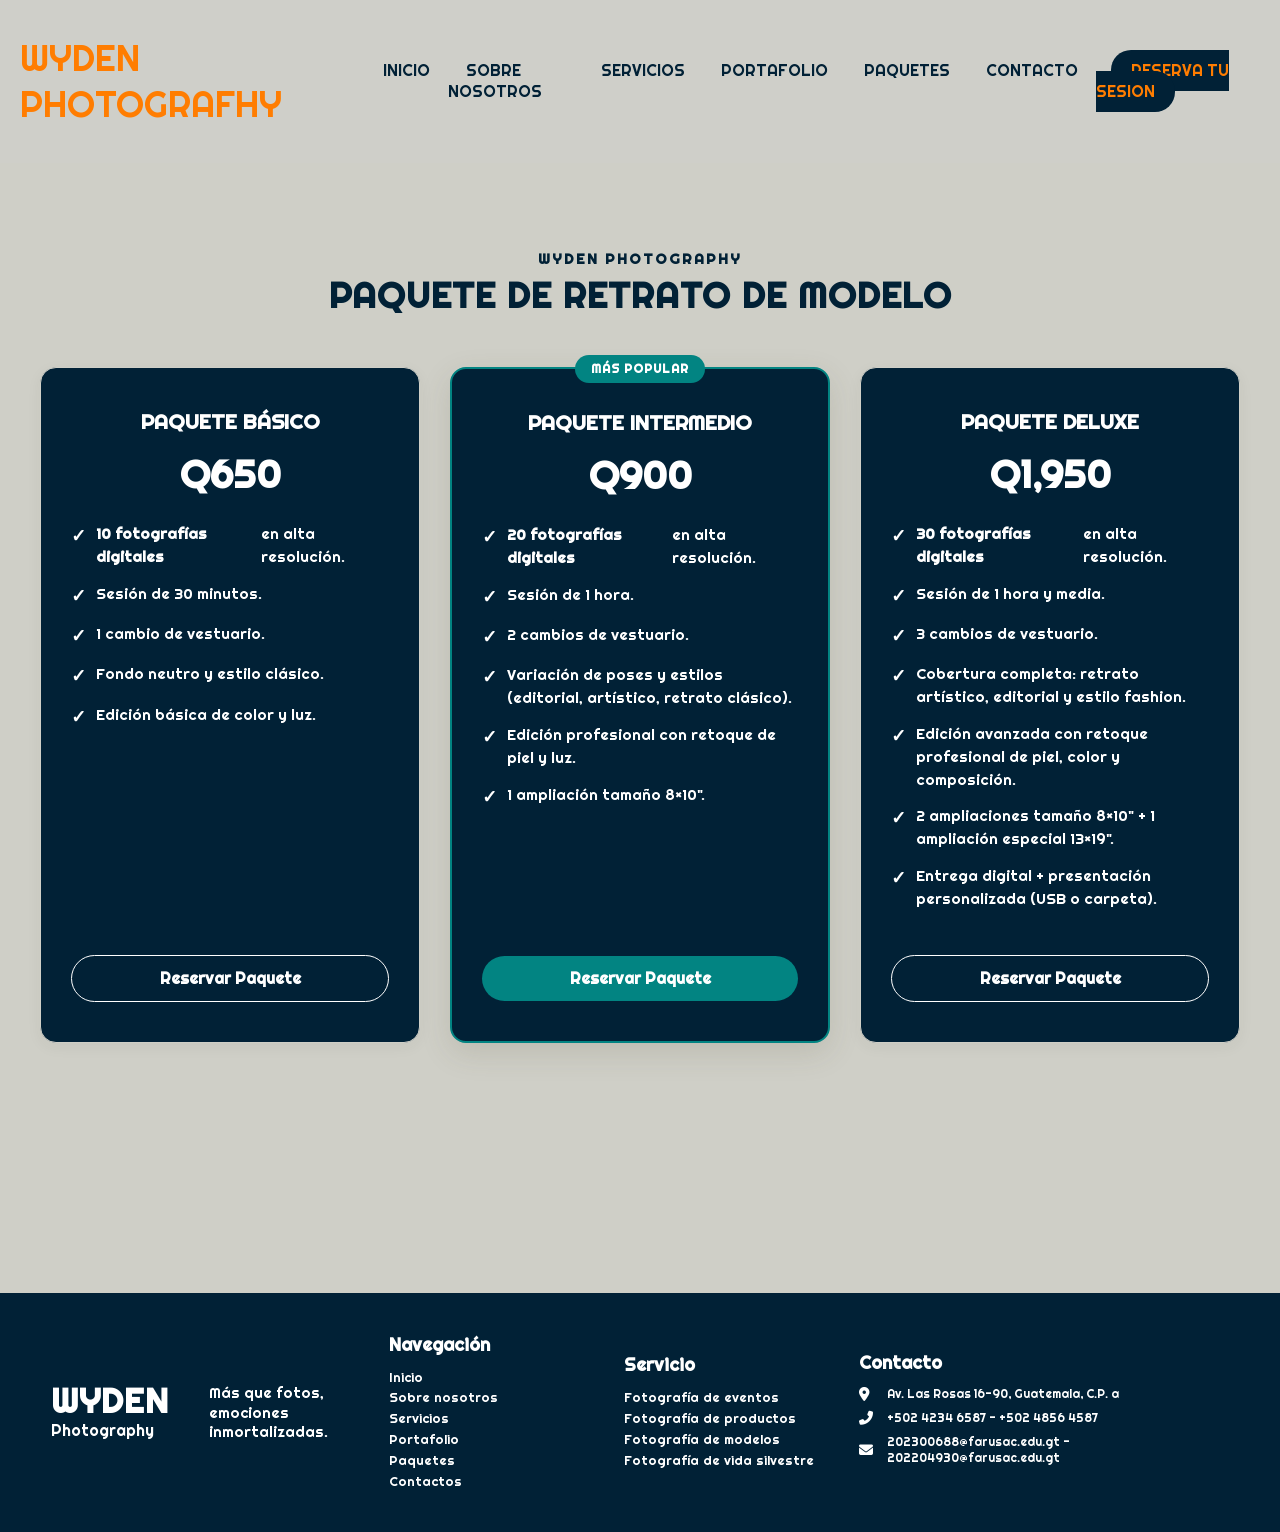
<file: paginasPaquetes/paquetesRetratosModelo.html>
<html lang="en">
<head>
    <meta charset="UTF-8">
    <meta name="viewport" content="width=device-width, initial-scale=1.0">
    <title>Document</title>
    <link rel="stylesheet" href="../css/index.css">
    <link rel="stylesheet" href="https://cdnjs.cloudflare.com/ajax/libs/font-awesome/6.5.1/css/all.min.css">
</head>
<body>
      <!-- Menu Header -->
    <div class="contenedor-header">
      <header>
        <div class="logo">
          <a href="#">WYDEN PHOTOGRAFHY</a>
        </div>
        <nav id="nav">
          <ul>
            <li><a href="../index.html" onclick="seleccionar()">INICIO</a></li>
            <li><a href="../index.html" onclick="seleccionar()">SOBRE NOSOTROS</a></li>
            <li><a href="../index.html" onclick="seleccionar()">SERVICIOS</a></li>
            <li>
              <a href="../index.html" onclick="seleccionar()">PORTAFOLIO</a>
            </li>
             <li><a href="../index.html" onclick="seleccionar()">PAQUETES</a></li>
            <li><a href="../index.html" onclick="seleccionar()">CONTACTO</a></li>
             <li><a class="reserva" href="../index.html" onclick="seleccionar()">RESERVA TU SESION</a></li>
          </ul>
        </nav>
        <div class="nav-responsible" onclick="mostrarOcultarMenu()">
          <i class="fa-solid fa-bars"></i>
        </div>
      </header>
    </div>
<section class="packages-section">
  <div class="packages-container">
    <span class="section-subtitle">WYDEN PHOTOGRAPHY</span>
    <h2 class="section-title">PAQUETE DE RETRATO DE MODELO</h2>

    <div class="pricing-grid">
      
      <!-- PAQUETE BÁSICO -->
      <div class="pricing-card">
        <h3 class="card-title">PAQUETE BÁSICO</h3>
        <div class="card-price">Q650</div>
        
        <ul class="card-features">
          <li><span class="check">✓</span> <strong>10 fotografías digitales</strong> en alta resolución.</li>
          <li><span class="check">✓</span> Sesión de 30 minutos.</li>
          <li><span class="check">✓</span> 1 cambio de vestuario.</li>
          <li><span class="check">✓</span> Fondo neutro y estilo clásico.</li>
          <li><span class="check">✓</span> Edición básica de color y luz.</li>
        </ul>

        <a href="#contacto" class="btn-card outline">Reservar Paquete</a>
      </div>

      <!-- PAQUETE INTERMEDIO (DESTACADO) -->
      <div class="pricing-card featured">
        <div class="badge">MÁS POPULAR</div>
        <h3 class="card-title">PAQUETE INTERMEDIO</h3>
        <div class="card-price">Q900</div>
        
        <ul class="card-features">
          <li><span class="check">✓</span> <strong>20 fotografías digitales</strong> en alta resolución.</li>
          <li><span class="check">✓</span> Sesión de 1 hora.</li>
          <li><span class="check">✓</span> 2 cambios de vestuario.</li>
          <li><span class="check">✓</span> Variación de poses y estilos (editorial, artístico, retrato clásico).</li>
          <li><span class="check">✓</span> Edición profesional con retoque de piel y luz.</li>
          <li><span class="check">✓</span> 1 ampliación tamaño 8×10".</li>
        </ul>

        <a href="#contacto" class="btn-card primary">Reservar Paquete</a>
      </div>

      <!-- PAQUETE DELUXE -->
      <div class="pricing-card">
        <h3 class="card-title">PAQUETE DELUXE</h3>
        <div class="card-price">Q1,950</div>
        
        <ul class="card-features">
          <li><span class="check">✓</span> <strong>30 fotografías digitales</strong> en alta resolución.</li>
          <li><span class="check">✓</span> Sesión de 1 hora y media.</li>
          <li><span class="check">✓</span> 3 cambios de vestuario.</li>
          <li><span class="check">✓</span> Cobertura completa: retrato artístico, editorial y estilo fashion.</li>
          <li><span class="check">✓</span> Edición avanzada con retoque profesional de piel, color y composición.</li>
          <li><span class="check">✓</span> 2 ampliaciones tamaño 8×10" + 1 ampliación especial 13×19".</li>
          <li><span class="check">✓</span> Entrega digital + presentación personalizada (USB o carpeta).</li>
        </ul>

        <a href="#contacto" class="btn-card outline">Reservar Paquete</a>
      </div>

    </div>
  </div>
</section>
</body>

<!-- Footer Final -->
<footer class="site-footer">
    <div class="footer-container">
        
        <!-- Columna 1: Marca y Lema -->
        <div class="footer-col brand-col">
            <div class="footer-logo-title">
                <h2>WYDEN</h2>
                <span>Photography</span>
            </div>
            <p class="footer-slogan">Más que fotos, emociones inmortalizadas.</p>
        </div>

        <!-- Columna 2: Navegación -->
        <div class="footer-col">
            <h3>Navegación</h3>
            <ul>
                <li><a href="#inicio">Inicio</a></li>
                <li><a href="#sobre-nosotros">Sobre nosotros</a></li>
                <li><a href="#servicios">Servicios</a></li>
                <li><a href="#portafolio">Portafolio</a></li>
                <li><a href="#paquetes">Paquetes</a></li>
                <li><a href="#contactos">Contactos</a></li>
            </ul>
        </div>

        <!-- Columna 3: Servicios -->
        <div class="footer-col">
            <h3>Servicio</h3>
            <ul>
                <li>Fotografía de eventos</li>
                <li>Fotografía de productos</li>
                <li>Fotografía de modelos</li>
                <li>Fotografía de vida silvestre</li>
            </ul>
        </div>

        <!-- Columna 4: Contacto con Iconos -->
        <div class="footer-col contacto-col">
            <h3>Contacto</h3>
            <div class="contacto-item">
                <i class="fas fa-map-marker-alt"></i>
                <span>Av. Las Rosas 16-90, Guatemala, C.P. a</span>
            </div>
            <div class="contacto-item">
                <i class="fas fa-phone-alt"></i>
                <span>+502 4234 6587 - +502 4856 4587</span>
            </div>
            <div class="contacto-item">
                <i class="fas fa-envelope"></i>
                <span>202300688@farusac.edu.gt - 202204930@farusac.edu.gt</span>
            </div>
        </div>

    </div>
</footer>
</html>
</file>
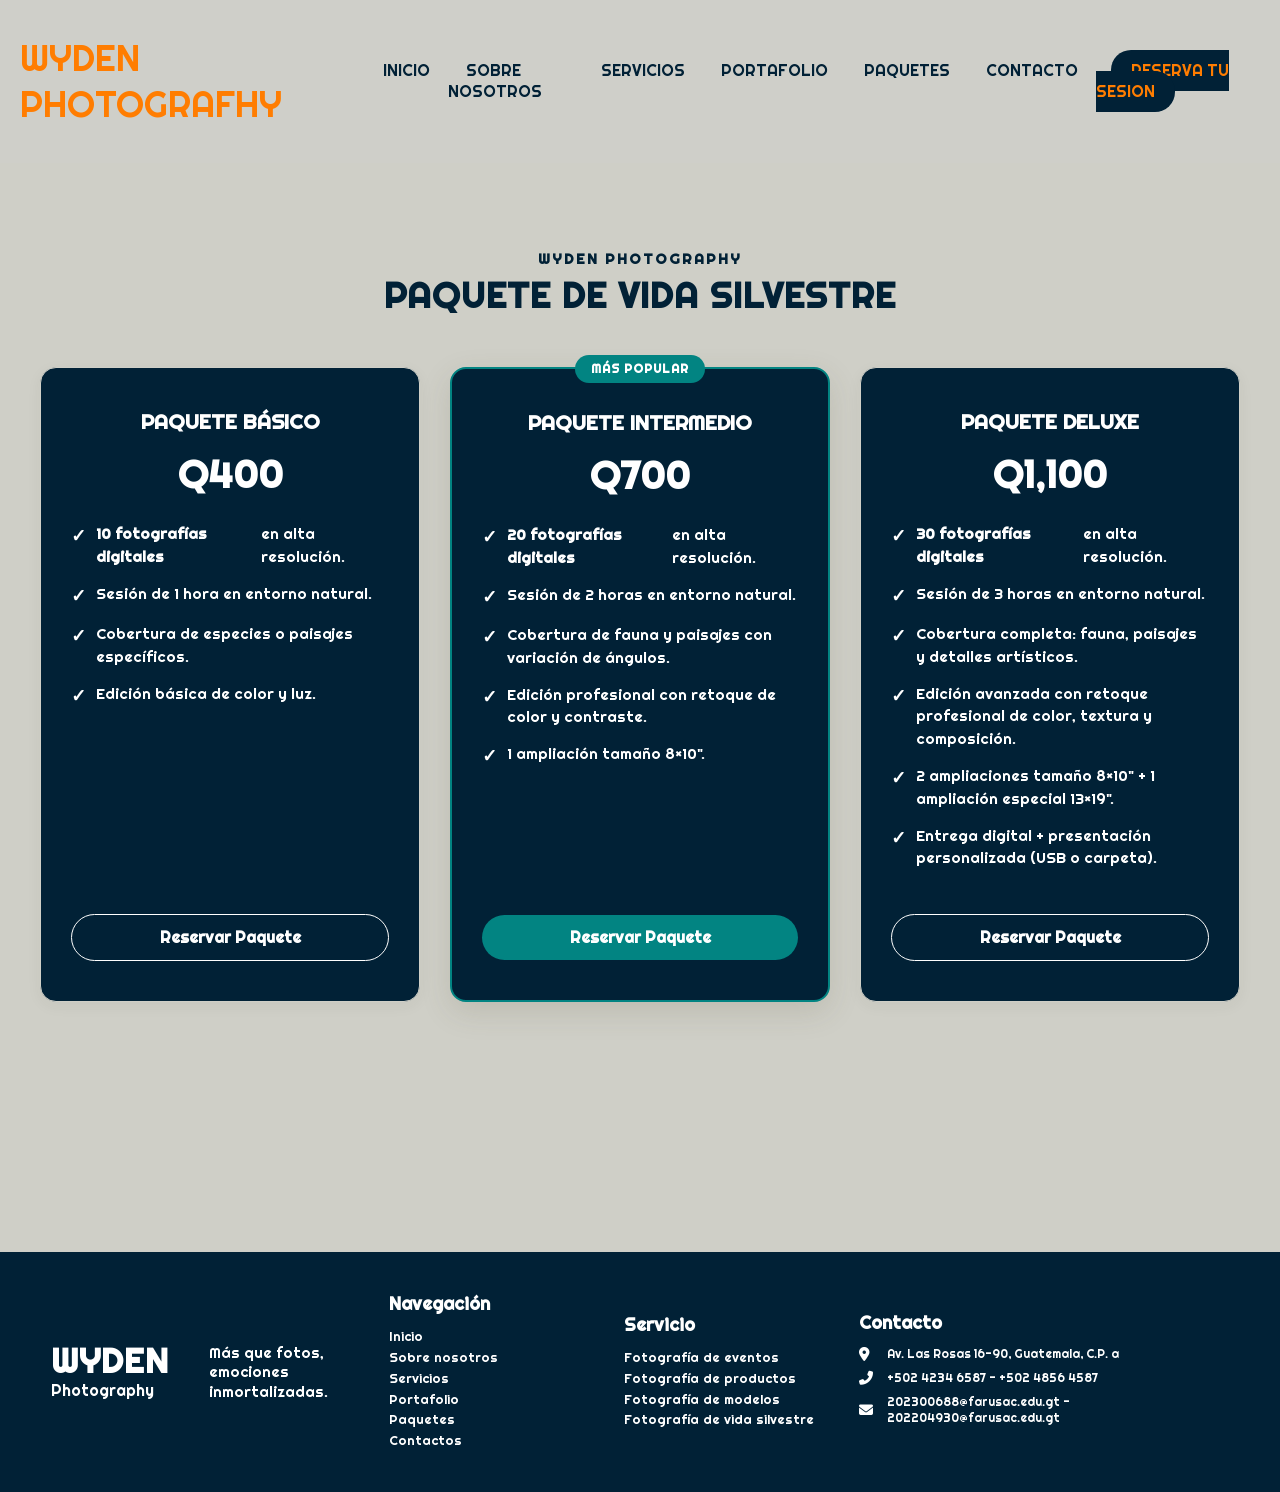
<file: paginasPaquetes/paquetesVidaSilvestre.html>
<html lang="en">
<head>
    <meta charset="UTF-8">
    <meta name="viewport" content="width=device-width, initial-scale=1.0">
    <title>Document</title>
    <link rel="stylesheet" href="../css/index.css">
    <link rel="stylesheet" href="https://cdnjs.cloudflare.com/ajax/libs/font-awesome/6.5.1/css/all.min.css">
</head>
<body>
      <!-- Menu Header -->
    <div class="contenedor-header">
      <header>
        <div class="logo">
          <a href="#">WYDEN PHOTOGRAFHY</a>
        </div>
        <nav id="nav">
          <ul>
            <li><a href="../index.html" onclick="seleccionar()">INICIO</a></li>
            <li><a href="../index.html" onclick="seleccionar()">SOBRE NOSOTROS</a></li>
            <li><a href="../index.html" onclick="seleccionar()">SERVICIOS</a></li>
            <li>
              <a href="../index.html" onclick="seleccionar()">PORTAFOLIO</a>
            </li>
             <li><a href="../index.html" onclick="seleccionar()">PAQUETES</a></li>
            <li><a href="../index.html" onclick="seleccionar()">CONTACTO</a></li>
             <li><a class="reserva" href="../index.html" onclick="seleccionar()">RESERVA TU SESION</a></li>
          </ul>
        </nav>
        <div class="nav-responsible" onclick="mostrarOcultarMenu()">
          <i class="fa-solid fa-bars"></i>
        </div>
      </header>
    </div>
<section class="packages-section">
  <div class="packages-container">
    <span class="section-subtitle">WYDEN PHOTOGRAPHY</span>
    <h2 class="section-title">PAQUETE DE VIDA SILVESTRE</h2>

    <div class="pricing-grid">
      
      <!-- PAQUETE BÁSICO -->
      <div class="pricing-card">
        <h3 class="card-title">PAQUETE BÁSICO</h3>
        <div class="card-price">Q400</div>
        
        <ul class="card-features">
          <li><span class="check">✓</span> <strong>10 fotografías digitales</strong> en alta resolución.</li>
          <li><span class="check">✓</span> Sesión de 1 hora en entorno natural.</li>
          <li><span class="check">✓</span> Cobertura de especies o paisajes específicos.</li>
          <li><span class="check">✓</span> Edición básica de color y luz.</li>
        </ul>

        <a href="#contacto" class="btn-card outline">Reservar Paquete</a>
      </div>

      <!-- PAQUETE INTERMEDIO (DESTACADO) -->
      <div class="pricing-card featured">
        <div class="badge">MÁS POPULAR</div>
        <h3 class="card-title">PAQUETE INTERMEDIO</h3>
        <div class="card-price">Q700</div>
        
        <ul class="card-features">
          <li><span class="check">✓</span> <strong>20 fotografías digitales</strong> en alta resolución.</li>
          <li><span class="check">✓</span> Sesión de 2 horas en entorno natural.</li>
          <li><span class="check">✓</span> Cobertura de fauna y paisajes con variación de ángulos.</li>
          <li><span class="check">✓</span> Edición profesional con retoque de color y contraste.</li>
          <li><span class="check">✓</span> 1 ampliación tamaño 8×10".</li>
        </ul>

        <a href="#contacto" class="btn-card primary">Reservar Paquete</a>
      </div>

      <!-- PAQUETE DELUXE -->
      <div class="pricing-card">
        <h3 class="card-title">PAQUETE DELUXE</h3>
        <div class="card-price">Q1,100</div>
        
        <ul class="card-features">
          <li><span class="check">✓</span> <strong>30 fotografías digitales</strong> en alta resolución.</li>
          <li><span class="check">✓</span> Sesión de 3 horas en entorno natural.</li>
          <li><span class="check">✓</span> Cobertura completa: fauna, paisajes y detalles artísticos.</li>
          <li><span class="check">✓</span> Edición avanzada con retoque profesional de color, textura y composición.</li>
          <li><span class="check">✓</span> 2 ampliaciones tamaño 8×10" + 1 ampliación especial 13×19".</li>
          <li><span class="check">✓</span> Entrega digital + presentación personalizada (USB o carpeta).</li>
        </ul>

        <a href="#contacto" class="btn-card outline">Reservar Paquete</a>
      </div>

    </div>
  </div>
</section>
</body>

<!-- Footer Final -->
<footer class="site-footer">
    <div class="footer-container">
        
        <!-- Columna 1: Marca y Lema -->
        <div class="footer-col brand-col">
            <div class="footer-logo-title">
                <h2>WYDEN</h2>
                <span>Photography</span>
            </div>
            <p class="footer-slogan">Más que fotos, emociones inmortalizadas.</p>
        </div>

        <!-- Columna 2: Navegación -->
        <div class="footer-col">
            <h3>Navegación</h3>
            <ul>
                <li><a href="#inicio">Inicio</a></li>
                <li><a href="#sobre-nosotros">Sobre nosotros</a></li>
                <li><a href="#servicios">Servicios</a></li>
                <li><a href="#portafolio">Portafolio</a></li>
                <li><a href="#paquetes">Paquetes</a></li>
                <li><a href="#contactos">Contactos</a></li>
            </ul>
        </div>

        <!-- Columna 3: Servicios -->
        <div class="footer-col">
            <h3>Servicio</h3>
            <ul>
                <li>Fotografía de eventos</li>
                <li>Fotografía de productos</li>
                <li>Fotografía de modelos</li>
                <li>Fotografía de vida silvestre</li>
            </ul>
        </div>

        <!-- Columna 4: Contacto con Iconos -->
        <div class="footer-col contacto-col">
            <h3>Contacto</h3>
            <div class="contacto-item">
                <i class="fas fa-map-marker-alt"></i>
                <span>Av. Las Rosas 16-90, Guatemala, C.P. a</span>
            </div>
            <div class="contacto-item">
                <i class="fas fa-phone-alt"></i>
                <span>+502 4234 6587 - +502 4856 4587</span>
            </div>
            <div class="contacto-item">
                <i class="fas fa-envelope"></i>
                <span>202300688@farusac.edu.gt - 202204930@farusac.edu.gt</span>
            </div>
        </div>

    </div>
</footer>
</html>
</file>
<file: css/index.css>
@charset "UTF-8";
@import url("https://fonts.googleapis.com/css2?family=Righteous&family=Work+Sans:wght@100;300;400;600;800&display=swap");
* {
  box-sizing: border-box;
  font-family: "Righteous";
  margin: 0;
  padding: 0;
}

html {
  scroll-behavior: smooth;
}

.contenedor-header {
  background: #CFCFC9;
  position: fixed;
  width: 100%;
  top: 0;
  left: 0;
  z-index: 99;
  border-bottom: 1px solid #CFCFC9;
}
.contenedor-header header {
  max-width: 100%;
  margin: 20px auto;
  display: flex;
  justify-content: space-between;
  align-items: center;
  padding: 15px 20px;
}
.contenedor-header header .logo a {
  font-family: "Righteous";
  font-size: 36px;
  color: #FF7D01;
  text-decoration: none;
}
.contenedor-header header ul {
  display: flex;
  list-style: none;
}
.contenedor-header header ul .reserva {
  color: #FF7D01;
  background: #012136;
  border-radius: 20px;
  padding: 10px 20px;
  transition: 0.5s;
}
.contenedor-header header ul .reserva:hover {
  background: #fff;
}
.contenedor-header header ul .reserva:hover a {
  color: #FF7D01;
}
.contenedor-header header nav ul li a {
  text-align: none;
  color: #012136;
  margin: 0 15px;
  padding: 3px;
  transition: 0.5s;
  text-decoration: none;
}
.contenedor-header header nav ul li a:hover {
  color: #FF7D01;
}

.nav-responsible {
  background-color: #9fc131;
  color: #fff;
  padding: 5px 10px;
  border-radius: 5px;
  cursor: pointer;
  display: none;
}

.inicio {
  background-image: url("../img/imgBody4.jpeg");
  margin-top: 0px;
  background-repeat: no-repeat;
  background-position: center center;
  background-size: cover;
  height: 100vh;
  width: 100%;
  color: #fff;
  display: flex;
  align-items: center;
}

.contenido-banner {
  position: absolute;
  bottom: 40px;
  left: 5%;
  right: 5%;
  display: flex;
  justify-content: space-between;
  align-items: flex-end;
}

.contenedor-texto {
  max-width: 550px;
}

.contenedor-texto p {
  color: #fff;
  font-size: 20px;
  line-height: 1.5;
  margin: 0;
}

.btn-reserva,
.btn-explora {
  padding: 25px 30px;
  border-radius: 15px;
  font-weight: 600;
  font-size: 18px;
  cursor: pointer;
  border: none;
  text-decoration: none;
}

.btn-reserva {
  background-color: #FF7D01;
  color: #fff;
  margin-right: 15px;
}
.btn-reserva:hover {
  background-color: transparent;
  color: #fff;
  border: 2px solid #CFCFC9;
  padding: 28px 30px;
}

.btn-explora {
  background-color: transparent;
  color: #fff;
  border: 2px solid #FF7D01;
}
.btn-explora:hover {
  background-color: #FF7D01;
  color: #111;
  padding: 28px 30px;
}

/* Barra contenedora superior */
.top-bar {
  background-color: #545333;
  color: #fff; /* Verde turquesa del texto */
  display: flex;
  justify-content: space-between;
  align-items: center;
  padding: 8px 40px;
  font-size: 13px;
  font-family: sans-serif;
}

/* Grupo de icono + texto */
.top-item {
  display: flex;
  align-items: center;
  gap: 10px;
}

/* Slogan central con los signos mas (+) */
.top-slogan {
  display: flex;
  align-items: center;
  gap: 12px;
  font-weight: 500;
}

/* Agrupador de varias líneas de texto (Teléfonos y Correos) */
.text-group {
  display: flex;
  flex-direction: column;
  line-height: 1.3;
}

/* Color naranja para los iconos */
.icon-orange {
  color: #012136; /* Tono naranja corporativo */
  font-size: 16px;
}

/* Sección contenedora general */
.sobre-nosotros {
  background-color: #012136;
  color: #ffffff;
  padding: 500px 5%; /* Espaciado superior/inferior para dar aire a la sección */
}

/* Distribución en dos columnas */
.nosotros-container {
  max-width: 1200px;
  margin: 0 auto;
  display: grid;
  grid-template-columns: 1fr 1fr; /* Divide el contenedor en dos partes iguales */
  gap: 100px; /* Espacio entre la columna izquierda y derecha */
  align-items: center;
}

/* --- Columna Izquierda --- */
.nosotros-frase h2 {
  color: #000;
  font-size: 42px;
  font-weight: 800; /* Tipografía gruesa similar a 'Righteous' o 'Montserrat ExtraBold' */
  line-height: 1.2;
  margin-bottom: 30px;
  letter-spacing: -0.5px;
}

.nosotros-frase .autor {
  font-size: 16px;
  color: #000;
  font-weight: 400;
}

/* --- Columna Derecha --- */
.nosotros-info h3 {
  color: #000;
  font-size: 26px;
  font-weight: 800;
  margin-bottom: 25px;
  letter-spacing: 1px;
}

.nosotros-info p {
  font-size: 16px;
  line-height: 1.6;
  color: #000;
  margin-bottom: 20px;
  font-family: "Work Sans", sans-serif; /* Tipografía limpia para párrafos largos */
}

/* Elimina el margen del último párrafo */
.nosotros-info p:last-child {
  margin-bottom: 0;
}

/* --- Diseño Adaptable para Celulares --- */
@media (max-width: 768px) {
  .nosotros-container {
    grid-template-columns: 1fr; /* En pantallas pequeñas se coloca una sobre otra */
    gap: 40px;
  }
  .nosotros-frase h2 {
    font-size: 32px;
  }
}
/* Estilo general de la sección */
/* Estilo general de la sección con fondo turquesa y texto negro */
.seccion-servicios {
  background-color: #CFCFC9; /* Fondo turquesa */
  color: #000000; /* Texto negro general */
  padding: 200px 5%;
}

.servicios-container {
  max-width: 1300px;
  margin: 0 auto;
}

/* Título de la sección */
.servicios-header h2 {
  font-size: 36px;
  font-weight: 800;
  letter-spacing: 1px;
  margin-bottom: 20px;
  color: #012136; /* Título negro */
}

/* Párrafo descriptivo superior */
.servicios-descripcion {
  font-size: 18px;
  line-height: 1.6;
  color: #012136; /* Texto descriptivo negro/oscuro */
  max-width: 800px;
  margin-bottom: 50px;
  font-family: "Work Sans", sans-serif;
}

/* Cuadrícula para las 4 tarjetas */
.tarjetas-grid {
  display: grid;
  grid-template-columns: repeat(4, 1fr);
  gap: 30px;
}

/* Estilo individual de cada tarjeta */
.tarjeta {
  display: flex;
  flex-direction: column;
  align-items: center;
  text-align: center;
}

/* Contenedor de la imagen con esquinas redondeadas */
.imagen-contenedor {
  width: 100%;
  height: 280px;
  border-radius: 25px;
  overflow: hidden;
  margin-bottom: 20px;
  background-color: #e0e0e0;
}

.imagen-contenedor img {
  width: 100%;
  height: 100%;
  -o-object-fit: cover;
     object-fit: cover;
  transition: transform 0.4s ease;
}

.tarjeta:hover img {
  transform: scale(1.05);
}

/* Títulos de los servicios en negro */
.tarjeta h3 {
  font-size: 20px;
  font-weight: 700;
  margin-bottom: 12px;
  color: #012136;
}

/* Descripciones de los servicios en negro */
.tarjeta p {
  font-size: 16px;
  line-height: 1.5;
  color: #012136;
  font-family: "Work Sans", sans-serif;
}

.portafolio-container {
  background-color: #012136; /* Fondo turquesa */
  color: #CFCFC7; /* Texto negro general */
  padding: 200px 5%;
}
.portafolio-container .portafolio-header {
  margin-bottom: 2%;
}
.portafolio-container .portafolio-header h2 {
  margin-bottom: 10px;
}

/* --- DISEÑO DE MOSAICO DE 5 COLUMNAS Y 3 FILAS --- */
.portafolio-grid {
  display: grid;
  grid-template-columns: repeat(5, 1fr); /* 5 columnas iguales */
  grid-template-rows: repeat(3, 250px); /* 3 filas estables */
  gap: 15px;
}

.portafolio-grid .item {
  border-radius: 20px;
  overflow: hidden;
  background-color: #1a1a1a;
}

.portafolio-grid .item img {
  width: 100%;
  height: 100%;
  -o-object-fit: cover;
     object-fit: cover;
  transition: transform 0.4s ease;
}

.portafolio-grid .item:hover img {
  transform: scale(1.04);
}

/* --- DISTRIBUCIÓN EXACTA DE LAS 15 FOTOS (5 columnas x 3 filas) --- */
/* Fila 1 (Fotos 1 a 5) */
.item-1 {
  grid-column: 1/2;
  grid-row: 1/2;
}

.item-2 {
  grid-column: 2/3;
  grid-row: 1/2;
}

.item-3 {
  grid-column: 3/4;
  grid-row: 1/2;
}

.item-4 {
  grid-column: 4/5;
  grid-row: 1/2;
}

.item-5 {
  grid-column: 5/6;
  grid-row: 1/2;
}

/* Fila 2 (Fotos 6 a 10) */
.item-6 {
  grid-column: 1/2;
  grid-row: 2/3;
}

.item-7 {
  grid-column: 2/3;
  grid-row: 2/3;
}

.item-8 {
  grid-column: 3/4;
  grid-row: 2/3;
}

.item-9 {
  grid-column: 4/5;
  grid-row: 2/3;
}

.item-10 {
  grid-column: 5/6;
  grid-row: 2/3;
}

/* Fila 3 (Fotos 11 a 15) */
.item-11 {
  grid-column: 1/2;
  grid-row: 3/4;
}

.item-12 {
  grid-column: 2/3;
  grid-row: 3/4;
}

.item-13 {
  grid-column: 3/4;
  grid-row: 3/4;
}

.item-14 {
  grid-column: 4/5;
  grid-row: 3/4;
}

.item-15 {
  grid-column: 5/6;
  grid-row: 3/4;
}

/* --- Adaptabilidad móvil --- */
@media (max-width: 1024px) {
  .portafolio-grid {
    grid-template-columns: repeat(2, 1fr);
    grid-template-rows: auto;
  }
  .portafolio-grid .item {
    height: 200px;
  }
}
/* Estilo general de la sección de paquetes */
.seccion-paquetes {
  background-color: #CFCFC9;
  color: #012136;
  padding: 250px 4%;
  width: 100%;
  box-sizing: border-box;
}

.paquetes-container {
  max-width: 1500px;
  margin: 0 auto;
}

.paquetes-header {
  margin-bottom: 50px;
}

.paquetes-header h2 {
  font-size: 36px;
  font-weight: 800;
  letter-spacing: 1px;
  margin-bottom: 10px;
}

.paquetes-header p {
  font-size: 16px;
  color: #012136;
  font-family: "Work Sans", sans-serif;
}

/* Cuadrícula de 6 columnas para las tarjetas */
.paquetes-grid {
  display: grid;
  grid-template-columns: repeat(6, 1fr);
  gap: 20px;
}

/* Estilo de cada tarjeta */
.paquete-card {
  display: flex;
  flex-direction: column;
  align-items: center;
  cursor: pointer;
}

/* Contenedor de la imagen vertical */
.paquete-img-container {
  position: relative;
  width: 100%;
  height: 380px; /* Altura vertical ideal */
  border-radius: 12px;
  overflow: hidden;
  background-color: #1a1a1a;
}

.paquete-img-container img {
  width: 100%;
  height: 100%;
  -o-object-fit: cover;
     object-fit: cover;
  -o-object-position: center 0%;
     object-position: center 0%; /* Cambia este valor: entre más bajo el porcentaje (ej. 10% o 0%), más se subirá la imagen */
  transition: transform 0.4s ease;
}

.paquete-card:hover img {
  transform: scale(1.05);
}

/* Capa de color inferior (efecto diagonal / superposición) */
.paquete-overlay {
  position: absolute;
  bottom: 0;
  left: 0;
  width: 100%;
  height: 55%; /* Ocupa la mitad inferior */
  display: flex;
  flex-direction: column;
  justify-content: center;
  align-items: center;
  text-align: center;
  padding: 20px 10px;
  box-sizing: border-box;
  /* Recorte diagonal superior similar a la imagen de referencia */
  clip-path: polygon(0 25%, 100% 0%, 100% 100%, 0% 100%);
}

/* Colores de fondo de los overlays */
.paquete-overlay.naranja {
  background-color: #012136; /* Color naranja institucional */
  color: #ffffff;
}
.paquete-overlay.naranja:hover {
  background-color: #012136; /* Color naranja institucional */
  color: #FF7D01;
}

.paquete-overlay.turquesa {
  background-color: #012136; /* Color turquesa de tu marca */
  color: #ffffff;
}
.paquete-overlay.turquesa:hover {
  background-color: #012136; /* Color naranja institucional */
  color: #FF7D01;
}

/* Tipografía dentro del botón/overlay */
.paquete-overlay h3 {
  font-size: 18px;
  font-weight: 800;
  margin-bottom: 4px;
  letter-spacing: 0.5px;
}

.paquete-overlay span {
  font-size: 10px;
  font-weight: 700;
  letter-spacing: 0.5px;
  font-family: "Work Sans", sans-serif;
}

/* Título debajo de cada tarjeta */
.paquete-titulo {
  margin-top: 20px;
  font-size: 18px;
  font-weight: 700;
  text-align: center;
  color: #012136;
}

/* --- Adaptabilidad para pantallas más pequeñas --- */
@media (max-width: 1200px) {
  .paquetes-grid {
    grid-template-columns: repeat(3, 1fr);
    gap: 30px;
  }
}
@media (max-width: 768px) {
  .paquetes-grid {
    grid-template-columns: repeat(2, 1fr);
  }
}
@media (max-width: 480px) {
  .paquetes-grid {
    grid-template-columns: 1fr;
  }
}
/* Estilo general de la sección de contacto */
.seccion-contacto {
  background-color: #012136;
  color: #CFCFC7;
  padding: 300px 8%;
  width: 100%;
  box-sizing: border-box;
}

.contacto-container {
  max-width: 1400px;
  margin: 0 auto;
  display: grid;
  grid-template-columns: 1fr 1fr; /* Dos columnas simétricas */
  gap: 80px;
  align-items: start;
}

/* --- Columna Izquierda --- */
.contacto-col-left {
  display: flex;
  flex-direction: column;
}

.contacto-logo {
  width: 90px;
  margin-bottom: 15px;
}

.contacto-logo img {
  width: 100%;
  -o-object-fit: contain;
     object-fit: contain;
  color: #CFCFC7;
  width: 200px;
}

.contacto-brand {
  font-size: 38px;
  font-weight: 800;
  letter-spacing: 2px;
  margin: 0;
  line-height: 1;
}

.contacto-subbrand {
  font-size: 18px;
  font-weight: 400;
  color: #CFCFC7;
  margin-top: 5px;
  margin-bottom: 25px;
  letter-spacing: 1px;
}

.contacto-descripcion {
  font-size: 14px;
  line-height: 1.6;
  color: #CFCFC7;
  font-family: "Work Sans", sans-serif;
  max-width: 450px;
}

/* --- Columna Derecha --- */
.contacto-col-right h2 {
  font-size: 36px;
  font-weight: 800;
  margin-bottom: 30px;
  letter-spacing: 1px;
}

.contacto-list {
  list-style: none;
  padding: 0;
  margin: 0 0 35px 0;
}

.contacto-list li {
  display: flex;
  align-items: center;
  margin-bottom: 20px;
  font-family: "Work Sans", sans-serif;
  font-size: 14px;
  color: #CFCFC7;
}

/* Iconos de ubicación, teléfono y correo en color turquesa */
.contacto-list li i {
  color: #CFCFC9;
  font-size: 18px;
  width: 30px;
  margin-right: 15px;
  text-align: center;
}

/* Redes Sociales */
.contacto-redes {
  display: flex;
  gap: 15px;
}

.contacto-redes a {
  display: flex;
  justify-content: center;
  align-items: center;
  width: 40px;
  height: 40px;
  border: 2px solid #CFCFC9;
  border-radius: 50%;
  color: #CFCFC9;
  font-size: 16px;
  text-decoration: none;
  transition: all 0.3s ease;
}

.contacto-redes a:hover {
  background-color: #CFCFC9;
  color: #000000;
  transform: translateY(-3px);
}

/* --- Adaptabilidad móvil --- */
@media (max-width: 900px) {
  .contacto-container {
    grid-template-columns: 1fr;
    gap: 50px;
  }
}
/* Estilo general de la sección */
.seccion-reserva {
  background-color: #CFCFC9;
  color: #012136;
  padding: 80px 5%;
  width: 100%;
  box-sizing: border-box;
}

.reserva-container {
  max-width: 1400px;
  margin: 0 auto;
  display: grid;
  grid-template-columns: 1fr 1fr;
  gap: 80px;
  align-items: center;
}

/* Columna Izquierda */
.reserva-col-left {
  display: flex;
  flex-direction: column;
  align-items: flex-start;
}

.reserva-logo {
  font-size: 50px;
  color: #012136;
  margin-bottom: 20px;
}

.reserva-logo img {
  width: 90px;
  -o-object-fit: contain;
     object-fit: contain;
}

.reserva-col-left h2 {
  font-size: 38px;
  font-weight: 800;
  letter-spacing: 1px;
  margin-bottom: 15px;
}

.reserva-col-left p {
  font-size: 15px;
  color: #012136;
  font-family: "Work Sans", sans-serif;
  line-height: 1.6;
  margin-bottom: 35px;
  max-width: 400px;
}

/* Botón Enviar Solicitud */
.btn-enviar {
  background-color: #012136;
  color: #ffffff;
  font-size: 18px;
  font-weight: 700;
  padding: 16px 45px;
  border: none;
  border-radius: 35px;
  cursor: pointer;
  transition: opacity 0.3s ease;
}

.btn-enviar:hover {
  opacity: 0.9;
}

/* Columna Derecha (Formulario) */
.reserva-col-right {
  width: 100%;
}

.reserva-form {
  display: flex;
  flex-direction: column;
  gap: 20px;
}

/* Campos del formulario: bordes turquesa y diseño totalmente ovalado */
.reserva-form input,
.reserva-form textarea {
  width: 100%;
  background-color: transparent;
  border: 4px solid #012136;
  border-radius: 40px;
  padding: 16px 25px;
  color: #012136;
  font-size: 16px;
  font-family: "Work Sans", sans-serif;
  box-sizing: border-box;
  outline: none;
}

.reserva-form textarea {
  border-radius: 25px;
  resize: none;
}

.reserva-form input::-moz-placeholder, .reserva-form textarea::-moz-placeholder {
  color: #012136;
  font-weight: 500;
}

.reserva-form input::placeholder,
.reserva-form textarea::placeholder {
  color: #012136;
  font-weight: 500;
}

/* --- Adaptabilidad móvil --- */
@media (max-width: 900px) {
  .reserva-container {
    grid-template-columns: 1fr;
    gap: 50px;
  }
}
/* --- ESTILOS DEL FOOTER TURQUESA --- */
.site-footer {
  background-color: #012136; /* Fondo verde turquesa institucional */
  color: #fff; /* Texto e iconos en color negro */
  padding: 40px 4%;
  width: 100%;
  box-sizing: border-box;
  font-family: "Work Sans", sans-serif;
}

.footer-container {
  max-width: 1500px;
  margin: 0 auto;
  display: grid;
  grid-template-columns: 1.5fr 1fr 1fr 1.8fr; /* Proporción de las 4 columnas */
  gap: 30px;
  align-items: center;
}

/* Columna de Marca y Lema */
.footer-col.brand-col {
  display: flex;
  align-items: center;
  gap: 40px;
}

.footer-logo-title h2 {
  font-family: "Righteous", sans-serif;
  font-size: 34px;
  font-weight: 800;
  margin: 0;
  line-height: 1;
  letter-spacing: 1px;
}

.footer-logo-title span {
  display: block;
  font-size: 16px;
  font-weight: 500;
  margin-top: 2px;
}

.footer-slogan {
  font-size: 15px;
  line-height: 1.3;
  max-width: 200px;
  margin: 0;
}

/* Titulares de columna */
.footer-col h3 {
  font-family: "Righteous", sans-serif;
  font-size: 18px;
  font-weight: 700;
  margin: 0 0 12px 0;
}

/* Listas de enlaces y texto */
.footer-col ul {
  list-style: none;
  padding: 0;
  margin: 0;
}

.footer-col ul li {
  font-size: 13px;
  line-height: 1.6;
}

.footer-col ul li a {
  color: #ffffff;
  text-decoration: none;
  transition: opacity 0.2s;
}

.footer-col ul li a:hover {
  opacity: 0.7;
}

/* Datos de Contacto con Iconos */
.contacto-col .contacto-item {
  display: flex;
  align-items: center;
  gap: 12px;
  font-size: 12px;
  margin-bottom: 8px;
}

.contacto-col .contacto-item i {
  font-size: 14px;
  min-width: 16px;
}

/* --- Adaptabilidad Responsive --- */
@media (max-width: 1024px) {
  .footer-container {
    grid-template-columns: 1fr 1fr;
    gap: 40px;
  }
  .footer-col.brand-col {
    flex-direction: column;
    align-items: flex-start;
    gap: 10px;
  }
}
@media (max-width: 600px) {
  .footer-container {
    grid-template-columns: 1fr;
    gap: 30px;
  }
}
/* Estilos generales de la sección */
.seccion-comunion {
  background-color: #012136;
  color: #CFCFC7;
  padding: 340px 5%;
  width: 100%;
  box-sizing: border-box;
}

.comunion-container {
  max-width: 1300px;
  margin: 0 auto;
  display: flex;
  flex-direction: column;
  align-items: center;
}

/* Título principal grande */
.comunion-titulo {
  font-family: "Righteous", sans-serif;
  font-size: 48px;
  font-weight: 800;
  letter-spacing: 2px;
  margin-bottom: 60px;
  text-align: center;
}

/* Cuadrícula principal de 3 columnas (Izquierda | Centro | Derecha) */
.comunion-grid {
  display: grid;
  grid-template-columns: 1fr 1fr 1fr;
  gap: 20px;
  width: 100%;
  align-items: stretch;
}

/* Estilo base para cada elemento contenedor de imagen */
.comunion-item {
  border-radius: 12px;
  overflow: hidden;
  background-color: #1a1a1a;
  height: 100%;
}

.comunion-item img {
  width: 100%;
  height: 100%;
  -o-object-fit: cover;
     object-fit: cover;
  display: block;
}

/* Columna Izquierda (Vertical grande) */
.item-grande-izq {
  min-height: 480px;
}

/* Sub-cuadrícula central (2x2 fotos) */
.comunion-subgrid {
  display: grid;
  grid-template-columns: 1fr 1fr;
  grid-template-rows: 1fr 1fr;
  gap: 15px;
}

.comunion-subgrid .comunion-item {
  height: 230px; /* Altura controlada para las 4 fotos del centro */
}

/* Columna Derecha (Vertical grande) */
.item-grande-der {
  min-height: 480px;
}

/* --- Adaptabilidad Responsive para Móviles --- */
@media (max-width: 900px) {
  .comunion-grid {
    grid-template-columns: 1fr;
  }
  .comunion-titulo {
    font-size: 32px;
    margin-bottom: 35px;
  }
  .item-grande-izq,
  .item-grande-der {
    min-height: 350px;
  }
  .comunion-subgrid .comunion-item {
    height: 250px;
  }
}
/* Estilos generales de la sección Quince Años */
.seccion-quince {
  background-color: #CFCFC9;
  color: #012136;
  padding: 340px 5%;
  width: 100%;
  box-sizing: border-box;
}

.quince-container {
  max-width: 1300px;
  margin: 0 auto;
  display: flex;
  flex-direction: column;
  align-items: center;
}

/* Título principal grande */
.quince-titulo {
  font-family: "Righteous", sans-serif;
  font-size: 48px;
  font-weight: 800;
  letter-spacing: 2px;
  margin-bottom: 60px;
  text-align: center;
}

/* Cuadrícula principal de 3 columnas (Izquierda | Centro | Derecha) */
.quince-grid {
  display: grid;
  grid-template-columns: 1fr 1fr 1fr;
  gap: 20px;
  width: 100%;
  align-items: stretch;
}

/* Estilo base para cada elemento contenedor de imagen */
.quince-item {
  border-radius: 12px;
  overflow: hidden;
  background-color: #1a1a1a;
  height: 100%;
}

.quince-item img {
  width: 100%;
  height: 100%;
  -o-object-fit: cover;
     object-fit: cover;
  display: block;
}

/* Columna Izquierda (Vertical grande) */
.item-grande-izq {
  min-height: 480px;
}

/* Sub-cuadrícula central (2 fotos apiladas verticalmente) */
.quince-subgrid {
  display: grid;
  grid-template-rows: 1fr 1fr;
  gap: 15px;
}

.quince-subgrid .quince-item {
  height: 232px; /* Altura controlada para las 2 fotos del centro */
}

/* Columna Derecha (Vertical grande) */
.item-grande-der {
  min-height: 480px;
}

/* --- Adaptabilidad Responsive para Móviles --- */
@media (max-width: 900px) {
  .quince-grid {
    grid-template-columns: 1fr;
  }
  .quince-titulo {
    font-size: 32px;
    margin-bottom: 35px;
  }
  .item-grande-izq,
  .item-grande-der {
    min-height: 350px;
  }
  .quince-subgrid .quince-item {
    height: 250px;
  }
}
/* Estilos generales de la sección Graduaciones */
.seccion-graduaciones {
  background-color: #012136;
  color: #CFCFC7;
  padding: 340px 5%;
  width: 100%;
  box-sizing: border-box;
}

.graduaciones-container {
  max-width: 1100px;
  margin: 0 auto;
  display: flex;
  flex-direction: column;
  align-items: center;
}

/* Título principal */
.graduaciones-titulo {
  font-family: "Righteous", sans-serif;
  font-size: 48px;
  font-weight: 800;
  letter-spacing: 2px;
  margin-bottom: 50px;
  text-align: center;
}

/* Contenedor principal de la galería */
.graduaciones-galeria {
  display: flex;
  flex-direction: column;
  align-items: center;
  gap: 15px;
  width: 100%;
}

/* Estructura común de las filas */
.graduaciones-fila {
  display: grid;
  gap: 12px;
  width: 100%;
  justify-content: center;
}

/* Fila 1: 4 fotos verticales */
.fila-cuatro {
  grid-template-columns: repeat(4, 160px);
}

/* Fila 2: 3 fotos verticales centradas */
.fila-tres {
  grid-template-columns: repeat(3, 170px);
}

/* Fila 3: 2 fotos horizontales anchas */
.fila-dos {
  grid-template-columns: repeat(2, 320px);
}

/* Estilo base de los ítems e imágenes */
.graduaciones-item {
  border-radius: 6px;
  overflow: hidden;
  background-color: #1a1a1a;
}

.fila-cuatro .graduaciones-item,
.fila-tres .graduaciones-item {
  height: 240px;
}

.fila-dos .graduaciones-item {
  height: 210px;
}

.graduaciones-item img {
  width: 100%;
  height: 100%;
  -o-object-fit: cover;
     object-fit: cover;
  display: block;
}

/* --- Adaptabilidad Responsive para Móviles --- */
@media (max-width: 768px) {
  .graduaciones-titulo {
    font-size: 32px;
    margin-bottom: 30px;
  }
  .fila-cuatro {
    grid-template-columns: repeat(2, 1fr);
  }
  .fila-tres {
    grid-template-columns: repeat(1, 1fr);
    max-width: 250px;
  }
  .fila-dos {
    grid-template-columns: 1fr;
  }
  .fila-cuatro .graduaciones-item,
  .fila-tres .graduaciones-item,
  .fila-dos .graduaciones-item {
    height: 260px;
  }
}
/* Estilos generales de la sección Comercial */
.seccion-comercial {
  background-color: #012136;
  color: #CFCFC7;
  padding: 400px 5%;
  width: 100%;
  box-sizing: border-box;
}

.comercial-container {
  max-width: 1200px;
  margin: 0 auto;
  display: flex;
  flex-direction: column;
  align-items: center;
}

/* Título de la sección */
.comercial-titulo {
  font-family: "Righteous", sans-serif;
  font-size: 54px;
  font-weight: 800;
  letter-spacing: 3px;
  margin-bottom: 60px;
  text-align: center;
}

/* Grid de 5 columnas para la galería */
.comercial-galeria {
  display: grid;
  grid-template-columns: repeat(5, 1fr);
  gap: 20px;
  width: 100%;
  max-width: 1050px;
  justify-content: center;
}

/* Tarjeta individual */
.comercial-card {
  display: flex;
  flex-direction: column;
  align-items: center;
}

/* Contenedor de la imagen */
.comercial-img-box {
  width: 100%;
  height: 270px;
  border-radius: 4px;
  overflow: hidden;
  background-color: #111111;
}

.comercial-img-box img {
  width: 100%;
  height: 100%;
  -o-object-fit: cover;
     object-fit: cover;
  display: block;
}

/* Texto o etiqueta debajo de cada imagen */
.comercial-etiqueta {
  font-family: Arial, sans-serif;
  font-size: 18px;
  color: #CFCFC7;
  text-align: center;
  margin-top: 15px;
  line-height: 1.2;
  font-weight: 400;
}

/* Adaptabilidad para pantallas más pequeñas / móviles */
@media (max-width: 1024px) {
  .comercial-galeria {
    gap: 12px;
  }
  .comercial-img-box {
    height: 220px;
  }
  .comercial-etiqueta {
    font-size: 15px;
  }
}
@media (max-width: 768px) {
  .comercial-titulo {
    font-size: 36px;
    margin-bottom: 35px;
  }
  .comercial-galeria {
    grid-template-columns: repeat(2, 1fr);
    gap: 25px 15px;
  }
  .comercial-img-box {
    height: 250px;
  }
}
@media (max-width: 480px) {
  .comercial-galeria {
    grid-template-columns: repeat(1, 1fr);
    max-width: 280px;
  }
}
/* Estilos generales de la sección Modelo */
.seccion-modelo {
  background-color: #012136;
  color: #CFCFC7;
  padding: 400px 5%;
  width: 100%;
  box-sizing: border-box;
}

.modelo-container {
  max-width: 1300px;
  margin: 0 auto;
  display: flex;
  flex-direction: column;
  align-items: center;
}

/* Título de la sección */
.modelo-titulo {
  font-family: "Righteous", sans-serif;
  font-size: 54px;
  font-weight: 800;
  letter-spacing: 3px;
  margin-bottom: 60px;
  text-align: center;
}

/* Grid de 6 columnas para la galería */
.modelo-galeria {
  display: grid;
  grid-template-columns: repeat(6, 1fr);
  gap: 20px;
  width: 100%;
  max-width: 1250px;
  justify-content: center;
}

/* Tarjeta individual */
.modelo-card {
  display: flex;
  flex-direction: column;
  align-items: center;
}

/* Contenedor de la imagen */
.modelo-img-box {
  width: 100%;
  height: 270px;
  border-radius: 4px;
  overflow: hidden;
  background-color: #111111;
}

.modelo-img-box img {
  width: 100%;
  height: 100%;
  -o-object-fit: cover;
     object-fit: cover;
  display: block;
}

/* Etiqueta de texto debajo de cada imagen */
.modelo-etiqueta {
  font-family: Arial, sans-serif;
  font-size: 18px;
  color: #CFCFC7;
  text-align: center;
  margin-top: 15px;
  line-height: 1.2;
  font-weight: 400;
}

/* Adaptabilidad para pantallas medianas y móviles */
@media (max-width: 1100px) {
  .modelo-galeria {
    grid-template-columns: repeat(3, 1fr);
    gap: 30px 20px;
  }
  .modelo-img-box {
    height: 300px;
  }
}
@media (max-width: 768px) {
  .modelo-titulo {
    font-size: 36px;
    margin-bottom: 35px;
  }
  .modelo-galeria {
    grid-template-columns: repeat(2, 1fr);
    gap: 25px 15px;
  }
  .modelo-img-box {
    height: 260px;
  }
}
@media (max-width: 480px) {
  .modelo-galeria {
    grid-template-columns: repeat(1, 1fr);
    max-width: 280px;
  }
}
/* Estilos generales de la sección Vida Silvestre */
.seccion-silvestre {
  background-color: #012136;
  color: #CFCFC7;
  padding: 300px 5%;
  width: 100%;
  box-sizing: border-box;
}

.silvestre-container {
  max-width: 1200px;
  margin: 0 auto;
  display: flex;
  flex-direction: column;
  align-items: center;
}

/* Título principal */
.silvestre-titulo {
  font-family: "Righteous", sans-serif;
  font-size: 54px;
  font-weight: 800;
  letter-spacing: 3px;
  margin-bottom: 50px;
  text-align: center;
}

/* Primera cuadrícula (4 columnas iguales arriba) */
.silvestre-grid-1 {
  display: grid;
  grid-template-columns: repeat(4, 1fr);
  gap: 20px;
  width: 100%;
  margin-bottom: 30px;
}

/* Segunda cuadrícula (Diseño de mosaico equilibrado de 2 columnas / 4 elementos) */
.silvestre-grid-2 {
  display: grid;
  grid-template-columns: 1fr 2fr;
  grid-template-rows: repeat(2, 280px);
  gap: 20px;
  width: 100%;
}

/* Estilo base para cada tarjeta de imagen */
.silvestre-item {
  border-radius: 8px;
  overflow: hidden;
  background-color: #111111;
  height: 100%;
}

.silvestre-grid-1 .silvestre-item {
  height: 300px;
}

.silvestre-item img {
  width: 100%;
  height: 100%;
  -o-object-fit: cover;
     object-fit: cover;
  display: block;
}

/* --- Adaptabilidad Responsive para Móviles --- */
@media (max-width: 900px) {
  .silvestre-grid-1 {
    grid-template-columns: repeat(2, 1fr);
  }
  .silvestre-grid-2 {
    grid-template-columns: 1fr;
    grid-template-rows: auto;
  }
  .silvestre-grid-2 .silvestre-item {
    height: 280px;
  }
  .silvestre-titulo {
    font-size: 36px;
    margin-bottom: 35px;
  }
}
@media (max-width: 480px) {
  .silvestre-grid-1 {
    grid-template-columns: 1fr;
  }
}
/* Estilos Generales de la Sección con tonos de fotografía antigua */
.packages-section {
  background-color: #CFCFC7; /* Fondo crema claro principal */
  color: #012136; /* Texto oscuro cálido para legibilidad óptima */
  padding: 250px 20px;
  font-family: "Poppins", sans-serif;
}

.packages-container {
  max-width: 1200px;
  margin: 0 auto;
  text-align: center;
}

.section-subtitle {
  color: #012136; /* Tono topo/gris cálido */
  font-size: 0.9rem;
  letter-spacing: 2px;
  text-transform: uppercase;
  font-weight: 600;
}

.section-title {
  font-size: 2.2rem;
  margin-top: 5px;
  margin-bottom: 50px;
  font-weight: 800;
  letter-spacing: 1px;
  color: #012136; /* Tono oliva oscuro profundo */
}

/* Grid de Tarjetas */
.pricing-grid {
  display: grid;
  grid-template-columns: repeat(auto-fit, minmax(300px, 1fr));
  gap: 30px;
  align-items: stretch;
}

/* Tarjeta Individual */
.pricing-card {
  background: #012136; /* Tono arena claro derivado de la paleta */
  border: 1px solid #CFCFC7; /* Borde sutil en tono arena */
  border-radius: 16px;
  padding: 40px 30px;
  display: flex;
  flex-direction: column;
  position: relative;
  transition: transform 0.3s ease, border-color 0.3s ease;
  box-shadow: 0 4px 15px rgba(56, 58, 44, 0.05);
}

.pricing-card:hover {
  transform: translateY(-8px);
  border-color: #545333; /* Oliva oscuro al pasar el cursor */
}

/* Tarjeta Destacada */
.pricing-card.featured {
  border: 2px solid #028482; /* Verde oliva oscuro para destacar */
  background: #012136; /* Variante un poco más cálida para el paquete central */
  box-shadow: 0 10px 30px rgba(84, 83, 51, 0.15);
}

.badge {
  position: absolute;
  top: -14px;
  left: 50%;
  transform: translateX(-50%);
  background: #028482; /* Verde oliva oscuro */
  color: #ffffff; /* Texto crema */
  font-size: 0.75rem;
  font-weight: 700;
  padding: 6px 16px;
  border-radius: 20px;
  letter-spacing: 1px;
}

/* Contenido de la Tarjeta */
.card-title {
  color: #ffffff; /* Verde oliva oscuro para los títulos de paquetes */
  font-size: 1.3rem;
  font-weight: 700;
  margin-bottom: 15px;
}

.card-price {
  font-size: 2.4rem;
  font-weight: 800;
  color: #ffffff; /* Tono oliva muy oscuro para destacar el precio con clase */
  margin-bottom: 25px;
}

/* Lista de Beneficios */
.card-features {
  list-style: none;
  padding: 0;
  margin: 0 0 30px 0;
  text-align: left;
  flex-grow: 1;
}

.card-features li {
  font-size: 0.95rem;
  color: #ffffff; /* Texto secundario legible y suave */
  margin-bottom: 14px;
  line-height: 1.5;
  display: flex;
  align-items: flex-start;
}

.check {
  color: #ffffff; /* Visto en tono oliva oscuro */
  font-weight: bold;
  margin-right: 10px;
  font-size: 1.1rem;
}

/* Botones de Acción */
.btn-card {
  display: block;
  padding: 12px 24px;
  border-radius: 30px;
  text-decoration: none;
  font-weight: 600;
  transition: all 0.3s ease;
}

.btn-card.outline {
  border: 1.5px solid #ffffff;
  color: #ffffff;
  background: transparent;
}

.btn-card.outline:hover {
  background: #ffffff;
  color: #012136;
}

.btn-card.primary {
  background: #028482;
  color: #ffffff;
}

.btn-card.primary:hover {
  background: #ffffff;
  color: #028482;
}

/* Sección Sobre Nosotros - Réplica exacta del diseño oscuro */
.about-section {
  background-color: #041c2c; /* Azul noche oscuro idéntico a la imagen */
  color: #ffffff;
  padding: 400px 20px;
  font-family: "Poppins", system-ui, -apple-system, sans-serif;
  width: 100%;
  box-sizing: border-box;
}

.about-container {
  max-width: 900px;
  margin: 0 auto;
  display: flex;
  flex-direction: column;
  gap: 40px;
  text-align: left;
}

/* Cita y barra vertical blanca */
.about-quote-box {
  border-left: 4px solid #ffffff; /* Barra blanca limpia */
  padding-left: 20px;
  margin-bottom: 10px;
}

.about-quote {
  font-size: 3.2rem;
  font-weight: 700;
  color: #ffffff;
  line-height: 1.3;
  margin: 0 0 12px 0;
  letter-spacing: -0.5px;
}

.about-brand {
  display: block;
  color: #d97706; /* Color naranja idéntico al logo de la imagen */
  font-size: 0.95rem;
  font-weight: 500;
}

/* Bloque de texto */
.about-content {
  display: flex;
  flex-direction: column;
  gap: 24px;
}

.about-title {
  color: #ffffff;
  font-size: 1.25rem;
  font-weight: 800;
  letter-spacing: 1.5px;
  margin: 0 0 10px 0;
  text-transform: uppercase;
}

.about-text {
  font-size: 1rem;
  line-height: 1.6;
  color: #e2e8f0; /* Blanco suave muy legible */
  margin: 0;
  max-width: 750px;
}

/* Responsivo para celulares */
@media (max-width: 768px) {
  .about-section {
    padding: 60px 20px;
  }
  .about-quote {
    font-size: 1.6rem;
  }
  .about-text {
    font-size: 0.95rem;
  }
}/*# sourceMappingURL=index.css.map */
</file>
